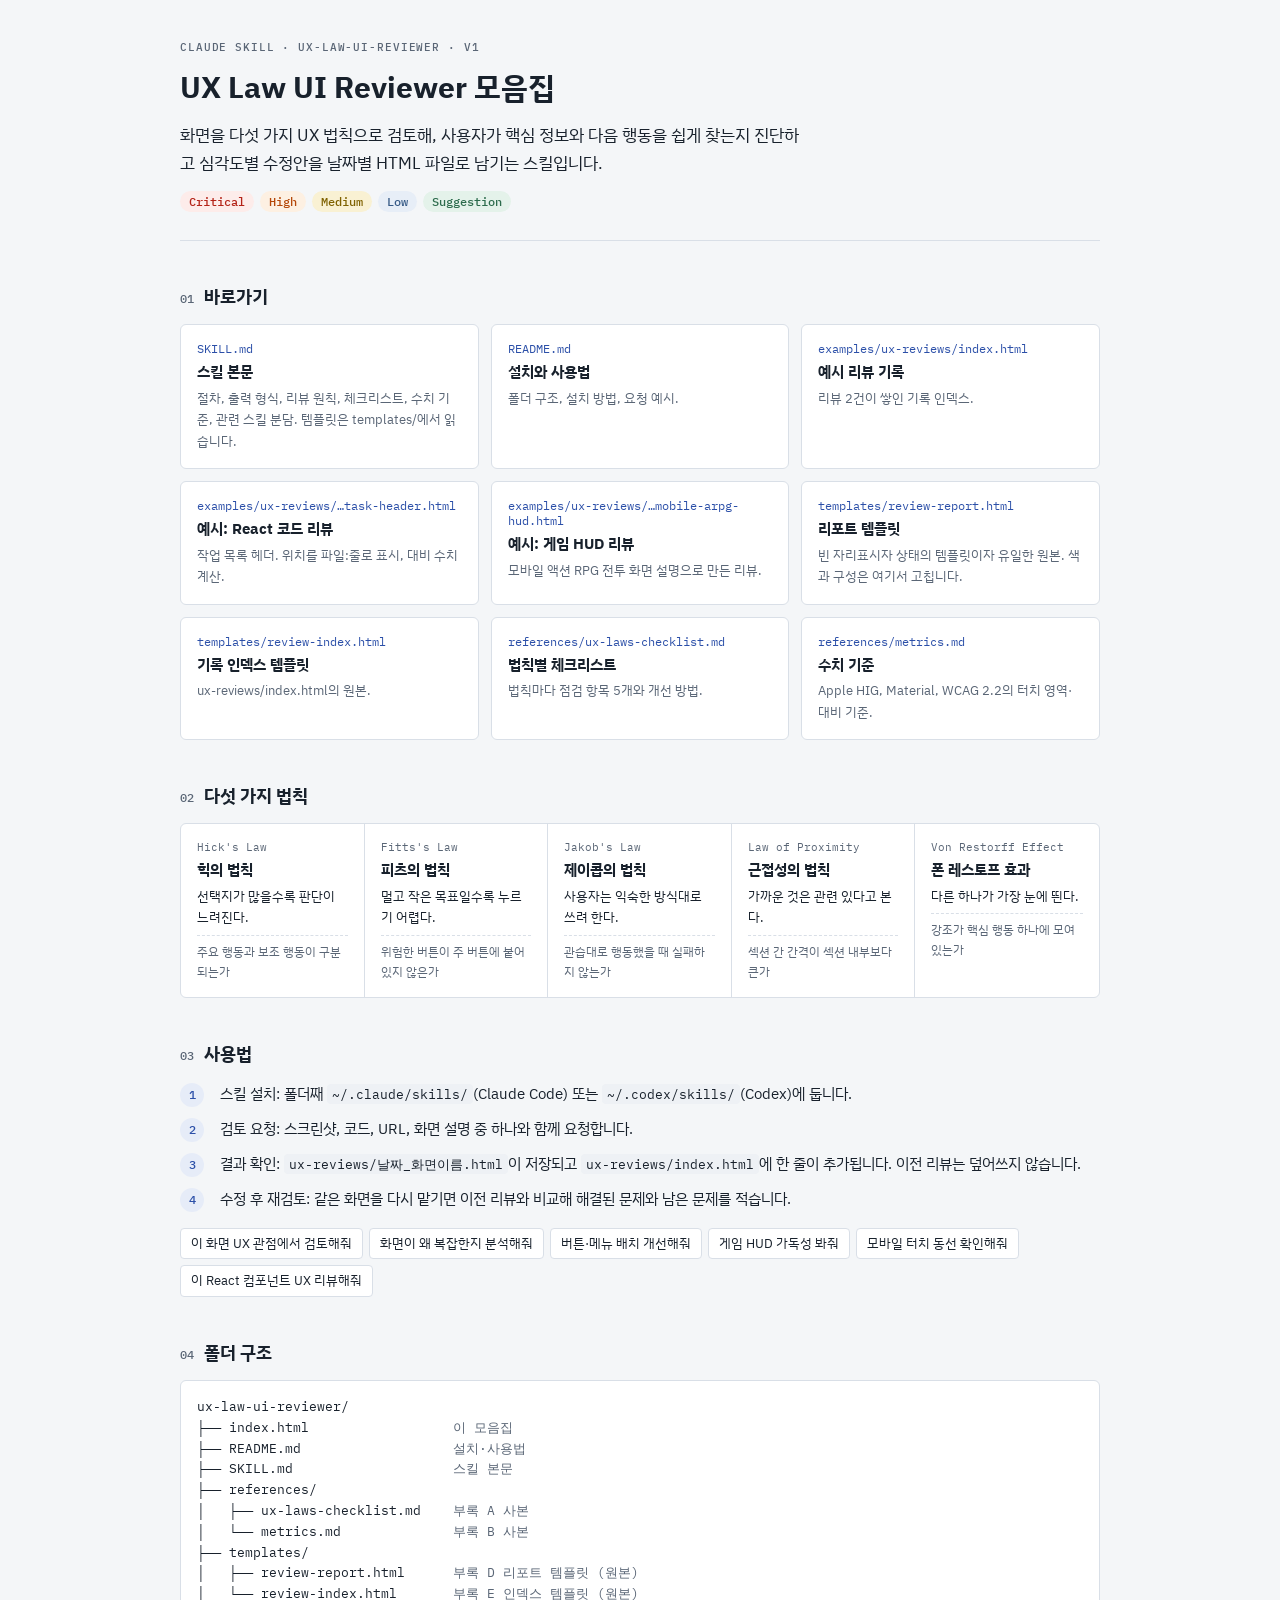
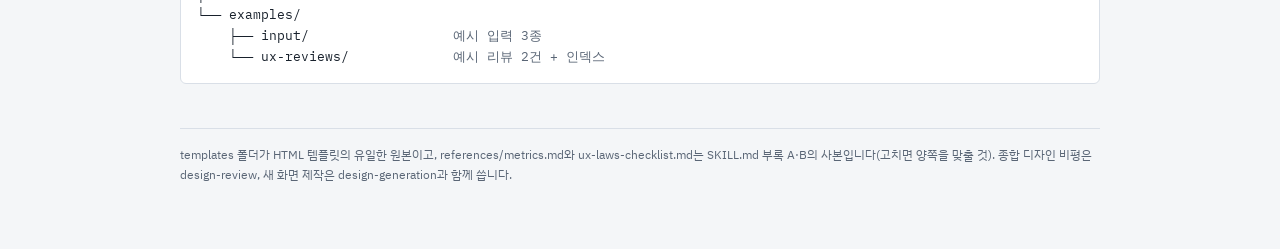
<file: plugin/skills/ux-law-ui-reviewer/index.html>
<!doctype html>
<html lang="ko">
<head>
<meta charset="utf-8">
<meta name="viewport" content="width=device-width, initial-scale=1, viewport-fit=cover">
<title>UX Law UI Reviewer 모음집</title>
<link rel="preconnect" href="https://fonts.googleapis.com">
<link rel="preconnect" href="https://fonts.gstatic.com" crossorigin>
<link rel="stylesheet" href="https://fonts.googleapis.com/css2?family=IBM+Plex+Mono:wght@400;500&family=IBM+Plex+Sans+KR:wght@400;500;700&display=swap">
<style>
/* Layout: 모음집 허브 — 소개 → 바로가기 → 다섯 법칙 → 사용법 → 폴더 구조, 960px 단일 컬럼 */
:root{
  --bg:#f4f6f8; --surface:#ffffff; --sunken:#eef1f5; --ink:#18212c; --muted:#5a6676; --line:#d9dfe7;
  --accent:#2b4fa8; --accent-soft:#e6ecf8;
  --crit:#b42318; --crit-bg:#fdecea; --high:#b54708; --high-bg:#fdf0e2; --med:#7f6200; --med-bg:#f9f1d3;
  --low:#365a86; --low-bg:#e7eef7; --sug:#2c6b4c; --sug-bg:#e4f2ea;
  --sans:"IBM Plex Sans KR",-apple-system,"Apple SD Gothic Neo","Malgun Gothic",sans-serif;
  --mono:"IBM Plex Mono",ui-monospace,"SFMono-Regular",Menlo,Consolas,monospace;
}
@media (prefers-color-scheme:dark){:root:not([data-theme="light"]){
  --bg:#11161d; --surface:#18202a; --sunken:#0d1218; --ink:#e6ebf2; --muted:#9aa6b6; --line:#2b3644;
  --accent:#8fb0ff; --accent-soft:#1d2a44;
  --crit:#ff8f84; --crit-bg:#3a1916; --high:#ffb36e; --high-bg:#382413; --med:#e6c65c; --med-bg:#302810;
  --low:#9fbde6; --low-bg:#1a2635; --sug:#86d1aa; --sug-bg:#14291e; color-scheme:dark}}
:root[data-theme="dark"]{
  --bg:#11161d; --surface:#18202a; --sunken:#0d1218; --ink:#e6ebf2; --muted:#9aa6b6; --line:#2b3644;
  --accent:#8fb0ff; --accent-soft:#1d2a44;
  --crit:#ff8f84; --crit-bg:#3a1916; --high:#ffb36e; --high-bg:#382413; --med:#e6c65c; --med-bg:#302810;
  --low:#9fbde6; --low-bg:#1a2635; --sug:#86d1aa; --sug-bg:#14291e; color-scheme:dark}
*{box-sizing:border-box}
body{margin:0;background:var(--bg);color:var(--ink);font:15px/1.65 var(--sans);-webkit-font-smoothing:antialiased}
.wrap{max-width:960px;margin:0 auto;padding-inline:20px;padding-block:40px 64px;display:grid;gap:44px}
h1,h2,h3{margin:0;line-height:1.3;text-wrap:balance}
h1{font-size:30px}
h2{font-size:18px;display:flex;align-items:baseline;gap:10px}
h2 .no{font:500 12px var(--mono);color:var(--muted)}
h3{font-size:15px}
p{margin:0}
a{color:var(--accent)}
a:focus-visible{outline:2px solid var(--accent);outline-offset:2px;border-radius:4px}
code{font-family:var(--mono);font-size:.88em;background:var(--sunken);padding:1px 5px;border-radius:4px}
section{display:grid;gap:16px;min-width:0}
.label{font:500 11px var(--mono);letter-spacing:.08em;text-transform:uppercase;color:var(--muted)}
header{display:grid;gap:14px;border-bottom:1px solid var(--line);padding-bottom:28px}
.lead{font-size:17px;max-width:62ch;color:var(--ink)}
.sevs{display:flex;flex-wrap:wrap;gap:6px}
.sev{font:500 12px var(--mono);padding:3px 9px;border-radius:999px}
.sev.c{color:var(--crit);background:var(--crit-bg)}.sev.h{color:var(--high);background:var(--high-bg)}
.sev.m{color:var(--med);background:var(--med-bg)}.sev.l{color:var(--low);background:var(--low-bg)}.sev.s{color:var(--sug);background:var(--sug-bg)}

.links{display:grid;grid-template-columns:repeat(3,minmax(0,1fr));gap:12px}
.link{display:grid;gap:6px;align-content:start;background:var(--surface);border:1px solid var(--line);border-radius:6px;padding:16px;text-decoration:none;color:var(--ink);min-width:0}
.link:hover{border-color:var(--accent)}
.link .path{font:12px var(--mono);color:var(--accent);overflow-wrap:anywhere}
.link p{font-size:13px;color:var(--muted)}

.laws{display:grid;grid-template-columns:repeat(5,minmax(0,1fr));gap:0;background:var(--surface);border:1px solid var(--line);border-radius:6px}
.law{padding:16px;display:grid;gap:6px;align-content:start;border-right:1px solid var(--line);min-width:0}
.law:last-child{border-right:0}
.law .en{font:11px var(--mono);color:var(--muted)}
.law p{font-size:13px}
.law .q{font-size:12px;color:var(--muted);border-top:1px dashed var(--line);padding-top:6px}

.steps{display:grid;gap:10px;counter-reset:s;list-style:none;padding:0;margin:0}
.steps li{display:grid;grid-template-columns:28px minmax(0,1fr);gap:12px;align-items:start}
.steps li::before{counter-increment:s;content:counter(s);font:500 12px var(--mono);width:24px;height:24px;border-radius:50%;background:var(--accent-soft);color:var(--accent);display:grid;place-items:center;margin-top:1px}
.asks{display:flex;flex-wrap:wrap;gap:6px}
.ask{font-size:13px;background:var(--surface);border:1px solid var(--line);border-radius:4px;padding:4px 10px}

pre{margin:0;background:var(--surface);border:1px solid var(--line);border-radius:6px;padding:16px;overflow-x:auto;font:13px/1.6 var(--mono)}
pre .c{color:var(--muted)}
footer{font-size:12px;color:var(--muted);border-top:1px solid var(--line);padding-top:16px}

@media (max-width:820px){.laws{grid-template-columns:minmax(0,1fr)}.law{border-right:0;border-bottom:1px solid var(--line)}.law:last-child{border-bottom:0}}
@media (max-width:640px){.wrap{padding-inline:16px;gap:36px}h1{font-size:24px}.links{grid-template-columns:minmax(0,1fr)}}
</style>
</head>
<body>
<main class="wrap">

<header>
  <span class="label">Claude Skill · ux-law-ui-reviewer · v1</span>
  <h1>UX Law UI Reviewer 모음집</h1>
  <p class="lead">화면을 다섯 가지 UX 법칙으로 검토해, 사용자가 핵심 정보와 다음 행동을 쉽게 찾는지 진단하고 심각도별 수정안을 날짜별 HTML 파일로 남기는 스킬입니다.</p>
  <div class="sevs"><span class="sev c">Critical</span><span class="sev h">High</span><span class="sev m">Medium</span><span class="sev l">Low</span><span class="sev s">Suggestion</span></div>
</header>

<section aria-labelledby="go">
  <h2 id="go"><span class="no">01</span>바로가기</h2>
  <div class="links">
    <a class="link" href="SKILL.md"><span class="path">SKILL.md</span><h3>스킬 본문</h3><p>절차, 출력 형식, 리뷰 원칙, 체크리스트, 수치 기준, 관련 스킬 분담. 템플릿은 templates/에서 읽습니다.</p></a>
    <a class="link" href="README.md"><span class="path">README.md</span><h3>설치와 사용법</h3><p>폴더 구조, 설치 방법, 요청 예시.</p></a>
    <a class="link" href="examples/ux-reviews/index.html"><span class="path">examples/ux-reviews/index.html</span><h3>예시 리뷰 기록</h3><p>리뷰 2건이 쌓인 기록 인덱스.</p></a>
    <a class="link" href="examples/ux-reviews/2026-10-04_task-header.html"><span class="path">examples/ux-reviews/…task-header.html</span><h3>예시: React 코드 리뷰</h3><p>작업 목록 헤더. 위치를 파일:줄로 표시, 대비 수치 계산.</p></a>
    <a class="link" href="examples/ux-reviews/2026-10-04_mobile-arpg-hud.html"><span class="path">examples/ux-reviews/…mobile-arpg-hud.html</span><h3>예시: 게임 HUD 리뷰</h3><p>모바일 액션 RPG 전투 화면 설명으로 만든 리뷰.</p></a>
    <a class="link" href="templates/review-report.html"><span class="path">templates/review-report.html</span><h3>리포트 템플릿</h3><p>빈 자리표시자 상태의 템플릿이자 유일한 원본. 색과 구성은 여기서 고칩니다.</p></a>
    <a class="link" href="templates/review-index.html"><span class="path">templates/review-index.html</span><h3>기록 인덱스 템플릿</h3><p>ux-reviews/index.html의 원본.</p></a>
    <a class="link" href="references/ux-laws-checklist.md"><span class="path">references/ux-laws-checklist.md</span><h3>법칙별 체크리스트</h3><p>법칙마다 점검 항목 5개와 개선 방법.</p></a>
    <a class="link" href="references/metrics.md"><span class="path">references/metrics.md</span><h3>수치 기준</h3><p>Apple HIG, Material, WCAG 2.2의 터치 영역·대비 기준.</p></a>
  </div>
</section>

<section aria-labelledby="laws">
  <h2 id="laws"><span class="no">02</span>다섯 가지 법칙</h2>
  <div class="laws">
    <div class="law"><span class="en">Hick's Law</span><h3>힉의 법칙</h3><p>선택지가 많을수록 판단이 느려진다.</p><p class="q">주요 행동과 보조 행동이 구분되는가</p></div>
    <div class="law"><span class="en">Fitts's Law</span><h3>피츠의 법칙</h3><p>멀고 작은 목표일수록 누르기 어렵다.</p><p class="q">위험한 버튼이 주 버튼에 붙어 있지 않은가</p></div>
    <div class="law"><span class="en">Jakob's Law</span><h3>제이콥의 법칙</h3><p>사용자는 익숙한 방식대로 쓰려 한다.</p><p class="q">관습대로 행동했을 때 실패하지 않는가</p></div>
    <div class="law"><span class="en">Law of Proximity</span><h3>근접성의 법칙</h3><p>가까운 것은 관련 있다고 본다.</p><p class="q">섹션 간 간격이 섹션 내부보다 큰가</p></div>
    <div class="law"><span class="en">Von Restorff Effect</span><h3>폰 레스토프 효과</h3><p>다른 하나가 가장 눈에 띈다.</p><p class="q">강조가 핵심 행동 하나에 모여 있는가</p></div>
  </div>
</section>

<section aria-labelledby="use">
  <h2 id="use"><span class="no">03</span>사용법</h2>
  <ol class="steps">
    <li><span>스킬 설치: 폴더째 <code>~/.claude/skills/</code>(Claude Code) 또는 <code>~/.codex/skills/</code>(Codex)에 둡니다.</span></li>
    <li><span>검토 요청: 스크린샷, 코드, URL, 화면 설명 중 하나와 함께 요청합니다.</span></li>
    <li><span>결과 확인: <code>ux-reviews/날짜_화면이름.html</code>이 저장되고 <code>ux-reviews/index.html</code>에 한 줄이 추가됩니다. 이전 리뷰는 덮어쓰지 않습니다.</span></li>
    <li><span>수정 후 재검토: 같은 화면을 다시 맡기면 이전 리뷰와 비교해 해결된 문제와 남은 문제를 적습니다.</span></li>
  </ol>
  <div class="asks">
    <span class="ask">이 화면 UX 관점에서 검토해줘</span>
    <span class="ask">화면이 왜 복잡한지 분석해줘</span>
    <span class="ask">버튼·메뉴 배치 개선해줘</span>
    <span class="ask">게임 HUD 가독성 봐줘</span>
    <span class="ask">모바일 터치 동선 확인해줘</span>
    <span class="ask">이 React 컴포넌트 UX 리뷰해줘</span>
  </div>
</section>

<section aria-labelledby="tree">
  <h2 id="tree"><span class="no">04</span>폴더 구조</h2>
<pre>ux-law-ui-reviewer/
├── index.html                  <span class="c">이 모음집</span>
├── README.md                   <span class="c">설치·사용법</span>
├── SKILL.md                    <span class="c">스킬 본문</span>
├── references/
│   ├── ux-laws-checklist.md    <span class="c">부록 A 사본</span>
│   └── metrics.md              <span class="c">부록 B 사본</span>
├── templates/
│   ├── review-report.html      <span class="c">부록 D 리포트 템플릿 (원본)</span>
│   └── review-index.html       <span class="c">부록 E 인덱스 템플릿 (원본)</span>
└── examples/
    ├── input/                  <span class="c">예시 입력 3종</span>
    └── ux-reviews/             <span class="c">예시 리뷰 2건 + 인덱스</span></pre>
</section>

<footer>templates 폴더가 HTML 템플릿의 유일한 원본이고, references/metrics.md와 ux-laws-checklist.md는 SKILL.md 부록 A·B의 사본입니다(고치면 양쪽을 맞출 것). 종합 디자인 비평은 design-review, 새 화면 제작은 design-generation과 함께 씁니다.</footer>

</main>
</body>
</html>
</file>
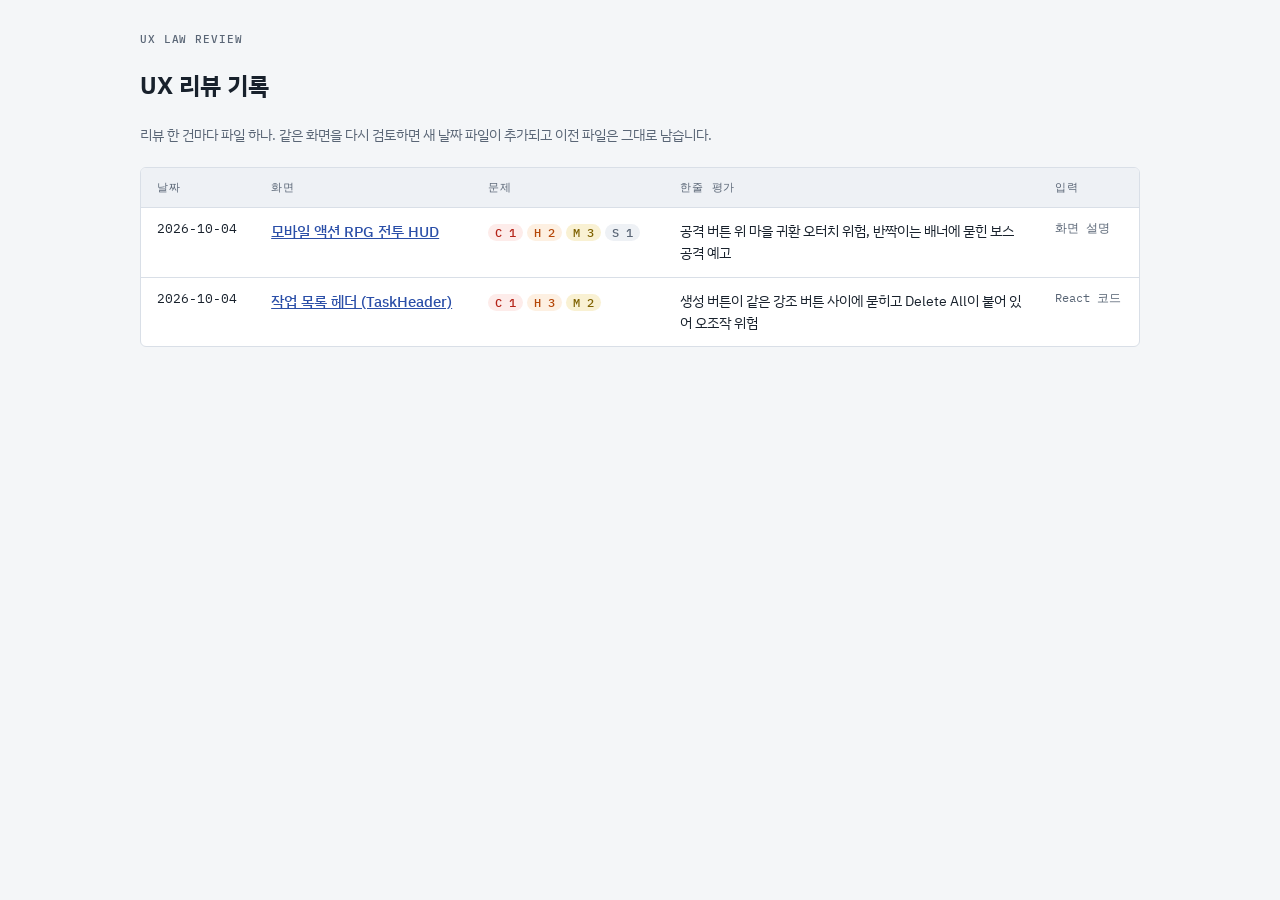
<file: plugin/skills/ux-law-ui-reviewer/examples/ux-reviews/index.html>
<!doctype html>
<html lang="ko">
<head>
<meta charset="utf-8">
<meta name="viewport" content="width=device-width, initial-scale=1, viewport-fit=cover">
<title>UX 리뷰 기록</title>
<!-- ux-law-ui-reviewer 기록 인덱스. 새 리뷰는 ROWS 주석 바로 아래에 tr 한 줄을 추가한다(최신이 위). -->
<link rel="preconnect" href="https://fonts.googleapis.com">
<link rel="preconnect" href="https://fonts.gstatic.com" crossorigin>
<link rel="stylesheet" href="https://fonts.googleapis.com/css2?family=IBM+Plex+Mono:wght@400;500&family=IBM+Plex+Sans+KR:wght@400;500;700&display=swap">
<style>
/* Layout: 날짜순 리뷰 대장 — 한 줄 = 리뷰 파일 하나 */
:root{--bg:#f4f6f8;--surface:#fff;--sunken:#eef1f5;--ink:#18212c;--muted:#5a6676;--line:#d9dfe7;--accent:#2b4fa8;
  --crit:#b42318;--crit-bg:#fdecea;--high:#b54708;--high-bg:#fdf0e2;--med:#7f6200;--med-bg:#f9f1d3;
  --sans:"IBM Plex Sans KR",-apple-system,"Apple SD Gothic Neo","Malgun Gothic",sans-serif;--mono:"IBM Plex Mono",ui-monospace,Menlo,Consolas,monospace}
@media (prefers-color-scheme:dark){:root:not([data-theme="light"]){--bg:#11161d;--surface:#18202a;--sunken:#0d1218;--ink:#e6ebf2;--muted:#9aa6b6;--line:#2b3644;--accent:#8fb0ff;
  --crit:#ff8f84;--crit-bg:#3a1916;--high:#ffb36e;--high-bg:#382413;--med:#e6c65c;--med-bg:#302810;color-scheme:dark}}
:root[data-theme="dark"]{--bg:#11161d;--surface:#18202a;--sunken:#0d1218;--ink:#e6ebf2;--muted:#9aa6b6;--line:#2b3644;--accent:#8fb0ff;
  --crit:#ff8f84;--crit-bg:#3a1916;--high:#ffb36e;--high-bg:#382413;--med:#e6c65c;--med-bg:#302810;color-scheme:dark}
*{box-sizing:border-box}
body{margin:0;background:var(--bg);color:var(--ink);font:15px/1.6 var(--sans)}
.wrap{max-width:1040px;margin:0 auto;padding-inline:20px;padding-block:32px 64px;display:grid;gap:20px}
h1{margin:0;font-size:24px}
.label{font:500 11px var(--mono);letter-spacing:.08em;text-transform:uppercase;color:var(--muted)}
p{margin:0;color:var(--muted);font-size:14px}
.table-wrap{overflow-x:auto;background:var(--surface);border:1px solid var(--line);border-radius:6px}
table{border-collapse:collapse;width:100%;min-width:720px}
th,td{text-align:left;padding:12px 16px;border-bottom:1px solid var(--line);vertical-align:top}
tbody tr:last-child td{border-bottom:0}
th{font:500 11px var(--mono);letter-spacing:.08em;text-transform:uppercase;color:var(--muted);background:var(--sunken)}
td.date{font:13px var(--mono);white-space:nowrap;font-variant-numeric:tabular-nums}
td a{color:var(--accent);font-weight:500}
td a:focus-visible{outline:2px solid var(--accent);outline-offset:2px}
.n{display:inline-block;font:500 12px var(--mono);padding:1px 7px;border-radius:999px;margin:0 4px 4px 0;white-space:nowrap}
.n.c{color:var(--crit);background:var(--crit-bg)}.n.h{color:var(--high);background:var(--high-bg)}.n.m{color:var(--med);background:var(--med-bg)}
.n:not(.c):not(.h):not(.m){color:var(--muted);background:var(--sunken)}
.verdict{font-size:14px;max-width:46ch}
.src{font:12px var(--mono);color:var(--muted)}
@media (max-width:640px){.wrap{padding-inline:16px}}
</style>
</head>
<body>
<main class="wrap">
  <span class="label">UX Law Review</span>
  <h1>UX 리뷰 기록</h1>
  <p>리뷰 한 건마다 파일 하나. 같은 화면을 다시 검토하면 새 날짜 파일이 추가되고 이전 파일은 그대로 남습니다.</p>
  <div class="table-wrap">
    <table>
      <thead><tr><th>날짜</th><th>화면</th><th>문제</th><th>한줄 평가</th><th>입력</th></tr></thead>
      <tbody>
<!-- ROWS (최신이 위) -->
<tr><td class="date">2026-10-04</td><td><a href="2026-10-04_mobile-arpg-hud.html">모바일 액션 RPG 전투 HUD</a></td><td><span class="n c">C 1</span><span class="n h">H 2</span><span class="n m">M 3</span><span class="n">S 1</span></td><td class="verdict">공격 버튼 위 마을 귀환 오터치 위험, 반짝이는 배너에 묻힌 보스 공격 예고</td><td class="src">화면 설명</td></tr>
<tr><td class="date">2026-10-04</td><td><a href="2026-10-04_task-header.html">작업 목록 헤더 (TaskHeader)</a></td><td><span class="n c">C 1</span><span class="n h">H 3</span><span class="n m">M 2</span></td><td class="verdict">생성 버튼이 같은 강조 버튼 사이에 묻히고 Delete All이 붙어 있어 오조작 위험</td><td class="src">React 코드</td></tr>
      </tbody>
    </table>
  </div>
</main>
</body>
</html>
</file>
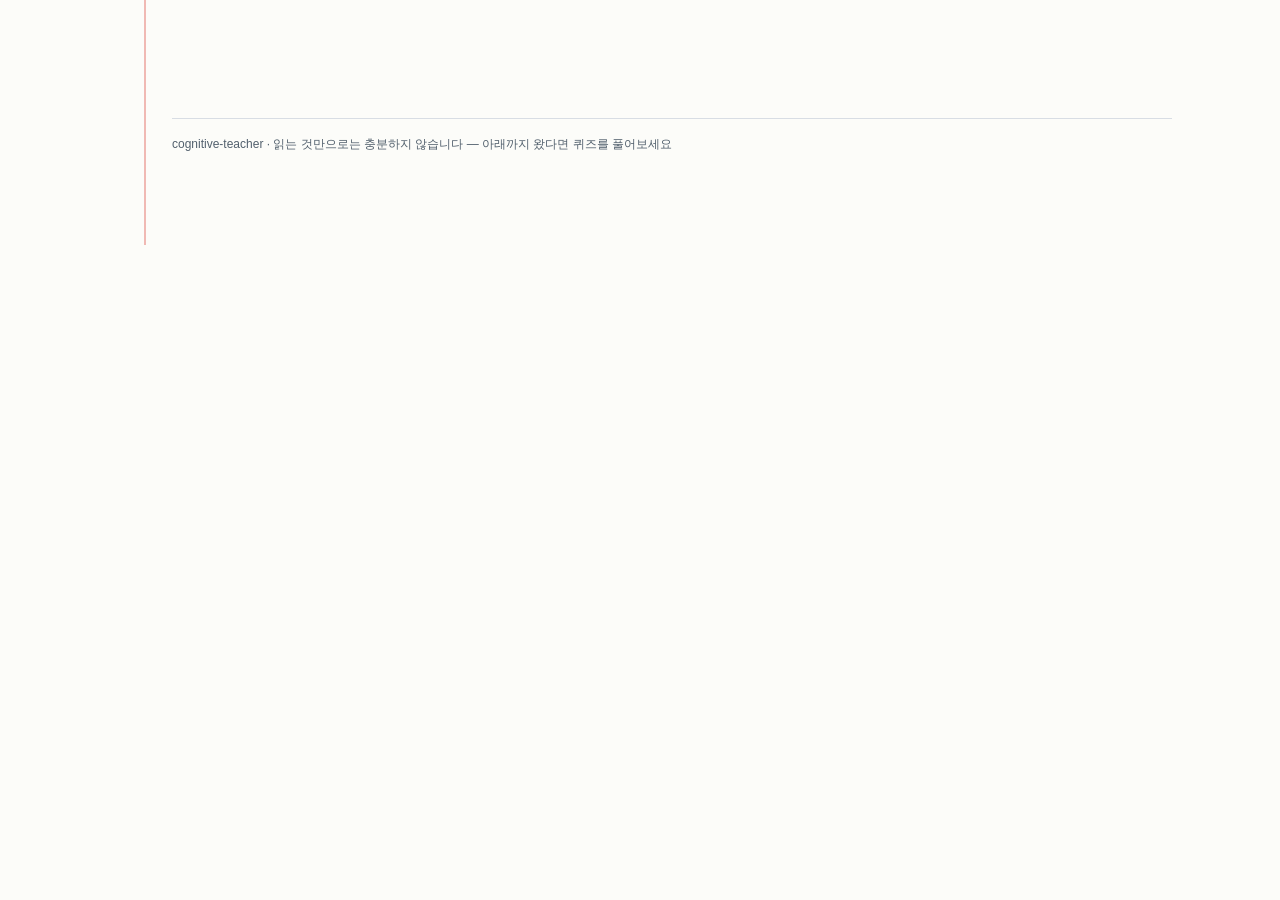
<file: plugin/skills/cognitive-teacher/template.html>
<!DOCTYPE html>
<html lang="ko">
<head>
<meta charset="UTF-8">
<meta name="viewport" content="width=device-width, initial-scale=1.0">
<title><!--CT:TITLE--></title>
<style>
  :root {
    --paper: #FCFCF9;
    --paper-shade: #F4F4ED;
    --ink: #1F2933;
    --ink-soft: #52606D;
    --red-pen: #D4372C;
    --red-pen-wash: rgba(212, 55, 44, 0.07);
    --highlighter: #FFE873;
    --blue-pen: #2456A4;
    --grid: #E3E7EE;
    --rule: #D8DDE4;
    --margin-line: #F0B9B4;
    --diff-add-bg: #EAF3E6; --diff-add-ink: #2F5E33;
    --diff-del-bg: #F7EAE8; --diff-del-ink: #8A3A31;
    --font-head: 'Noto Serif KR', 'Noto Serif CJK KR', Georgia, 'Batang', '바탕', serif;
    --font-body: 'Noto Sans KR', 'Noto Sans CJK KR', 'Malgun Gothic', '맑은 고딕', 'Apple SD Gothic Neo', sans-serif;
    --font-mono: 'Cascadia Code', Consolas, 'D2Coding', monospace;
  }
  * { box-sizing: border-box; margin: 0; padding: 0; }
  html { scroll-behavior: smooth; }
  @media (prefers-reduced-motion: reduce) {
    html { scroll-behavior: auto; }
    *, *::before, *::after { transition: none !important; animation: none !important; }
    .draw path { stroke-dasharray: none !important; stroke-dashoffset: 0 !important; }
  }
  body {
    background: var(--paper);
    color: var(--ink);
    font-family: var(--font-body);
    font-size: 16.5px;
    line-height: 1.85;
    -webkit-font-smoothing: antialiased;
  }
  :focus-visible { outline: 2px dashed var(--blue-pen); outline-offset: 3px; }

  /* ── 페이지: 노트 마진선이 있는 한 컬럼 ─────────────────── */
  .sheet {
    max-width: 1120px;
    margin: 0 auto;
    padding: 48px 28px 90px 92px;
    position: relative;
  }
  .sheet::before { /* 연습장 빨간 마진선 */
    content: '';
    position: absolute;
    top: 0; bottom: 0; left: 64px;
    width: 1.5px;
    background: var(--margin-line);
  }
  @media (max-width: 800px) {
    .sheet { padding: 32px 20px 70px 20px; }
    .sheet::before { display: none; }
    .chapter-tab { position: static !important; margin-bottom: 6px; }
  }

  /* ── 시험지 헤더 ─────────────────────────────────────── */
  .exam-header {
    border-top: 3px solid var(--ink);
    border-bottom: 1px solid var(--ink);
    position: relative;
    padding: 4px 0;
    margin-bottom: 34px;
  }
  .exam-header::before { /* 이중선 */
    content: '';
    position: absolute; left: 0; right: 0; top: 4px;
    border-top: 1px solid var(--ink);
  }
  .exam-meta {
    display: flex; flex-wrap: wrap;
    border-bottom: 1px solid var(--rule);
    font-size: 13px; color: var(--ink-soft);
    padding: 12px 2px 8px;
    gap: 4px 26px;
  }
  .exam-meta b { color: var(--ink); font-weight: 600; margin-left: 6px; }
  .exam-meta .name-blank {
    border-bottom: 1px solid var(--ink-soft);
    display: inline-block; width: 72px; margin-left: 6px;
  }
  .exam-title {
    font-family: var(--font-head);
    font-size: clamp(26px, 4.6vw, 36px);
    font-weight: 400;
    line-height: 1.4;
    letter-spacing: -0.01em;
    padding: 22px 2px 6px;
  }
  .exam-title .subtitle {
    display: block;
    font-family: var(--font-body);
    font-size: 14.5px; color: var(--ink-soft);
    margin-top: 6px; letter-spacing: 0;
  }

  /* 학습 목표 */
  .goals { list-style: none; padding: 14px 2px 16px; }
  .goals-label {
    font-size: 12.5px; font-weight: 700; color: var(--red-pen);
    letter-spacing: 0.14em; margin: 14px 2px 0;
  }
  .goals li { display: flex; align-items: baseline; gap: 10px; font-size: 15px; padding: 3px 0; }
  .goals input[type="checkbox"] {
    appearance: none; flex: none;
    width: 17px; height: 17px;
    border: 1.5px solid var(--ink-soft); border-radius: 2px;
    position: relative; top: 3px; cursor: pointer; background: #fff;
  }
  .goals input[type="checkbox"]:checked::after {
    content: '✓';
    position: absolute; left: 1px; top: -7px;
    color: var(--red-pen); font-size: 21px; font-weight: 700;
  }

  /* ── 단원(챕터) ──────────────────────────────────────── */
  section.chapter { position: relative; margin: 52px 0 0; }
  .chapter-tab {
    position: absolute; left: -43px; top: 5px;
    width: 30px; height: 30px;
    display: flex; align-items: center; justify-content: center;
    font-family: var(--font-head); font-size: 14.5px;
    color: var(--red-pen);
    border: 1.5px solid var(--red-pen); border-radius: 50%;
    background: var(--paper);
  }
  h2 {
    font-family: var(--font-head);
    font-size: 23px; font-weight: 600; line-height: 1.5;
    margin-bottom: 16px;
  }
  h2 .eyebrow {
    display: block; font-family: var(--font-body);
    font-size: 12px; font-weight: 700; letter-spacing: 0.16em;
    color: var(--ink-soft); margin-bottom: 2px;
  }
  p { margin: 0 0 16px; } /* 본문은 콘텐츠 폭 전체 사용 — 별도 캡을 두면 "공간만 넓고 텍스트는 짧게 줄바꿈" (2026-08-06 피드백) */
  p + h2 { margin-top: 44px; }

  /* 형광펜 */
  mark {
    background: linear-gradient(100deg, transparent 0.5%, var(--highlighter) 3%, var(--highlighter) 96%, transparent 99%);
    padding: 1px 4px; margin: 0 -1px;
    border-radius: 2px;
    color: inherit;
  }

  /* 접이식 배경 */
  details.bg {
    border: 1px solid var(--rule); border-radius: 6px;
    background: #fff;
    padding: 0; margin: 18px 0 22px;
  }
  details.bg summary {
    cursor: pointer; padding: 12px 16px;
    font-size: 14px; color: var(--ink-soft);
    list-style: none; user-select: none;
  }
  details.bg summary::before { content: '▸ '; color: var(--red-pen); }
  details.bg[open] summary::before { content: '▾ '; }
  details.bg .bg-body { padding: 2px 18px 14px; border-top: 1px dashed var(--rule); }
  details.bg .bg-body p { font-size: 15px; }

  /* 핵심 정리 */
  .key-box {
    background: #fff;
    border: 1px solid var(--rule);
    border-radius: 6px;
    padding: 18px 20px 14px;
    margin: 24px 0 28px;
    position: relative;
  }
  .key-box::before {
    content: '핵심 정리';
    position: absolute; top: -11px; left: 14px;
    background: var(--highlighter);
    font-size: 12px; font-weight: 700; letter-spacing: 0.1em;
    padding: 2px 10px; border-radius: 3px;
  }
  .key-box ul { padding-left: 20px; }
  .key-box li { margin: 4px 0; font-size: 15.5px; }

  /* 파란펜 사이드노트 */
  /* ── 표: 본문 폭에 맞추고 넘치면 가로 스크롤 ───────────── */
  .table-wrap { overflow-x: auto; margin: 18px 0 24px; }
  table {
    width: 100%; border-collapse: collapse;
    font-size: 14.5px; line-height: 1.6;
    margin: 18px 0 24px;
    border-top: 2px solid var(--ink); border-bottom: 1px solid var(--ink);
  }
  .table-wrap table { margin: 0; }
  th, td {
    padding: 9px 12px; text-align: left; vertical-align: top;
    border-bottom: 1px solid var(--rule);
    overflow-wrap: anywhere;
  }
  th {
    font-weight: 700; color: var(--ink);
    background: var(--paper-shade); border-bottom: 1px solid var(--ink-soft);
    white-space: nowrap;
  }
  tbody tr:nth-child(even) td { background: rgba(0,0,0,0.015); }
  td code, th code { white-space: nowrap; }
  td:first-child { white-space: nowrap; }

  .side-note {
    border-left: 2px solid var(--blue-pen);
    color: var(--blue-pen);
    font-size: 14px; line-height: 1.75;
    font-style: italic;
    padding: 4px 14px; margin: 18px 0 22px 8px;
    max-width: 720px;
  }
  .side-note::before { content: '✎ '; font-style: normal; }

  /* ── 모눈 피규어 ─────────────────────────────────────── */
  .figure {
    border: 1px solid var(--rule); border-radius: 8px;
    background:
      linear-gradient(var(--grid) 1px, transparent 1px),
      linear-gradient(90deg, var(--grid) 1px, transparent 1px),
      #fff;
    background-size: 22px 22px, 22px 22px, auto;
    padding: 24px; margin: 24px 0 30px;
  }
  .figure figcaption {
    font-size: 12.5px; color: var(--ink-soft);
    letter-spacing: 0.08em; margin-bottom: 18px;
  }
  .figure figcaption b { color: var(--red-pen); font-weight: 700; }
  .stages { display: flex; flex-wrap: wrap; gap: 8px; align-items: center; margin-bottom: 18px; }
  .stage {
    font-size: 13.5px; padding: 7px 13px;
    background: var(--paper);
    border: 1.5px solid var(--rule); border-radius: 20px;
    color: var(--ink-soft);
    transition: all .25s ease;
  }
  .stage.on {
    border-color: var(--red-pen); color: var(--red-pen);
    background: var(--red-pen-wash); font-weight: 700;
  }
  .stage-arrow { color: var(--rule); font-size: 15px; }
  .fig-state {
    font-family: var(--font-mono); font-size: 13px;
    background: var(--ink); color: #E8EDF2;
    border-radius: 6px; padding: 13px 16px;
    margin-bottom: 16px; line-height: 1.7;
    overflow-x: auto;
  }
  .fig-state .hl { color: var(--highlighter); }
  .fig-controls { display: flex; gap: 10px; align-items: center; }
  .fig-controls button {
    font-family: var(--font-body); font-size: 13.5px; font-weight: 700;
    color: var(--ink); background: #fff;
    border: 1.5px solid var(--ink); border-radius: 5px;
    padding: 7px 16px; cursor: pointer;
    box-shadow: 2px 2px 0 var(--rule);
  }
  .fig-controls button:hover { background: var(--paper-shade); }
  .fig-controls button:active { box-shadow: none; transform: translate(2px, 2px); }
  .fig-controls .step-label { font-size: 13px; color: var(--ink-soft); margin-left: 4px; }

  /* ── 코드 / diff ────────────────────────────────────── */
  .code-walk { margin: 22px 0 28px; }
  .code-file {
    font-family: var(--font-mono); font-size: 12.5px;
    color: var(--ink-soft);
    padding: 0 2px 6px;
  }
  pre.diff {
    font-family: var(--font-mono); font-size: 13.5px; line-height: 1.65;
    background: #fff;
    border: 1px solid var(--rule); border-radius: 6px;
    padding: 14px 0; overflow-x: auto;
  }
  pre.diff .ln { display: block; padding: 0 18px; white-space: pre; }
  pre.diff .hunk { color: var(--blue-pen); opacity: .75; padding: 0 18px; display: block; }
  pre.diff .add { background: var(--diff-add-bg); color: var(--diff-add-ink); }
  pre.diff .del { background: var(--diff-del-bg); color: var(--diff-del-ink); }

  /* 다이어그램 자리 */
  .diagram-flow { display: flex; flex-wrap: wrap; align-items: center; gap: 10px; padding: 8px 0 4px; }
  .diagram-node {
    font-size: 13.5px; padding: 10px 15px;
    background: #fff; border: 1.5px solid var(--ink); border-radius: 6px;
    box-shadow: 2.5px 2.5px 0 var(--grid);
  }
  .diagram-node small { display: block; color: var(--ink-soft); font-size: 11.5px; }
  .diagram-arrow { color: var(--ink-soft); font-size: 17px; }

  /* ── 확인 문제 (빨간펜 채점) ──────────────────────────── */
  .quiz-intro { font-size: 14.5px; color: var(--ink-soft); margin-bottom: 20px; }
  .question {
    background: #fff;
    border: 1px solid var(--rule); border-radius: 8px;
    padding: 20px 22px 18px; margin: 0 0 22px;
  }
  .q-text { font-weight: 700; font-size: 16px; margin-bottom: 14px; }
  .q-text .q-no { color: var(--red-pen); font-family: var(--font-head); margin-right: 8px; }
  .options { list-style: none; }
  .options li { position: relative; margin: 4px 0; }
  .opt-btn {
    font-family: var(--font-body); font-size: 15px; text-align: left;
    width: 100%; padding: 9px 14px;
    background: transparent; color: var(--ink);
    border: 1px solid transparent; border-radius: 6px;
    cursor: pointer; line-height: 1.6;
  }
  .opt-btn:hover:not(:disabled) { background: var(--paper-shade); border-color: var(--rule); }
  .opt-btn:disabled { cursor: default; color: var(--ink); opacity: 1; }
  .opt-no { font-family: var(--font-head); color: var(--ink-soft); margin-right: 9px; }

  /* 손그림 채점 마크 (SVG) */
  .mark-svg {
    position: absolute; inset: -7px -4px; width: calc(100% + 8px); height: calc(100% + 14px);
    pointer-events: none; overflow: visible;
  }
  .mark-svg path {
    fill: none; stroke: var(--red-pen);
    stroke-width: 3; stroke-linecap: round;
    opacity: 0.88;
  }
  .draw path {
    stroke-dasharray: 900; stroke-dashoffset: 900;
    animation: drawmark .5s ease-out forwards;
  }
  @keyframes drawmark { to { stroke-dashoffset: 0; } }

  .explain {
    display: none;
    margin-top: 14px; padding: 10px 14px;
    border-left: 2px solid var(--blue-pen);
    color: var(--blue-pen); font-size: 14px; line-height: 1.7;
  }
  .explain.show { display: block; }
  .explain::before { content: '해설 · '; font-weight: 700; }
  .verdict { font-size: 14px; font-weight: 700; color: var(--red-pen); margin-top: 12px; display: none; }
  .verdict.show { display: block; }

  /* 채점판 */
  .score-board {
    display: flex; align-items: center; gap: 18px;
    border-top: 3px double var(--ink);
    margin-top: 34px; padding: 18px 4px 0;
  }
  .score-num {
    font-family: var(--font-head); font-size: 34px; color: var(--red-pen);
  }
  .score-num small { font-size: 16px; color: var(--ink-soft); }
  .score-note { font-size: 13.5px; color: var(--ink-soft); line-height: 1.6; }

  footer {
    margin-top: 70px; padding-top: 14px;
    border-top: 1px solid var(--rule);
    font-size: 12px; color: var(--ink-soft);
    display: flex; justify-content: space-between; flex-wrap: wrap; gap: 6px;
  }

  /* mermaid 다이어그램 컨테이너 — 모눈 피규어와 동일 계열 */
  pre.mermaid {
    border: 1px solid var(--rule); border-radius: 8px;
    background: #fff; padding: 20px; margin: 24px 0 30px;
    text-align: center; line-height: 1.4;
  }
  noscript .js-warn {
    display: block; border: 1.5px solid var(--red-pen); border-radius: 6px;
    color: var(--red-pen); font-size: 14px; padding: 10px 14px; margin: 20px 0;
  }
</style>
</head>
<body>
<div class="sheet">
<noscript><span class="js-warn">이 문서의 퀴즈·피규어는 JavaScript가 필요합니다. 실브라우저(Chrome)에서 열어주세요.</span></noscript>
<!--CT:CONTENT-->
<footer>
  <span>cognitive-teacher · 읽는 것만으로는 충분하지 않습니다 — 아래까지 왔다면 퀴즈를 풀어보세요</span>
</footer>
</div>
<!--CT:MERMAID-->
<script>
// ── mermaid init (라이브러리가 인라인된 경우에만) ──────────────────
if (window.mermaid) {
  mermaid.initialize({
    startOnLoad: true,
    theme: 'base',
    themeVariables: {
      background: '#FCFCF9',
      primaryColor: '#FFFFFF',
      primaryTextColor: '#1F2933',
      primaryBorderColor: '#1F2933',
      lineColor: '#52606D',
      secondaryColor: '#F4F4ED',
      tertiaryColor: '#FFE873',
      fontFamily: "'Noto Sans KR','Noto Sans CJK KR','Malgun Gothic',sans-serif",
      fontSize: '14px'
    }
  });
}

// ── 퀴즈 렌더러: #quiz-data JSON → 문항 DOM + 빨간펜 채점 ─────────
(function () {
  var quizSec = document.querySelector('section[data-kind="quiz"]');
  var dataEl = document.getElementById('quiz-data');
  if (!quizSec || !dataEl) return;
  var questions;
  try { questions = JSON.parse(dataEl.textContent); } catch (e) { return; }

  var LABELS = ['㉮', '㉯', '㉰', '㉱', '㉲', '㉳'];
  var CIRCLE = 'M 24 26 C 20 8, 150 2, 240 7 C 305 11, 310 38, 250 45 C 170 53, 30 50, 20 32 C 13 18, 90 6, 170 6';
  var CROSS_A = 'M 30 6 L 290 46';
  var CROSS_B = 'M 290 8 L 30 44';
  var SVGNS = 'http://www.w3.org/2000/svg';

  var firstTryCorrect = 0;
  var scoreNum = null;

  function drawMark(li, paths) {
    var svg = document.createElementNS(SVGNS, 'svg');
    svg.setAttribute('class', 'mark-svg draw');
    svg.setAttribute('viewBox', '0 0 320 52');
    svg.setAttribute('preserveAspectRatio', 'none');
    svg.setAttribute('aria-hidden', 'true');
    paths.forEach(function (d) {
      var p = document.createElementNS(SVGNS, 'path');
      p.setAttribute('d', d);
      svg.appendChild(p);
    });
    li.appendChild(svg);
  }

  function updateScore() {
    if (scoreNum) scoreNum.innerHTML = firstTryCorrect + '<small> / ' + questions.length + '</small>';
  }

  questions.forEach(function (q, qi) {
    var box = document.createElement('div');
    box.className = 'question';
    var qt = document.createElement('div');
    qt.className = 'q-text';
    var qno = document.createElement('span');
    qno.className = 'q-no';
    qno.textContent = '문제 ' + (qi + 1) + '.';
    qt.appendChild(qno);
    qt.appendChild(document.createTextNode(q.question));
    box.appendChild(qt);

    var ul = document.createElement('ul');
    ul.className = 'options';
    var verdict = document.createElement('div');
    verdict.className = 'verdict';
    var explain = document.createElement('div');
    explain.className = 'explain';
    explain.textContent = q.explanation;

    var solved = false;
    var attempted = false;
    var buttons = [];

    q.options.forEach(function (opt, oi) {
      var li = document.createElement('li');
      var btn = document.createElement('button');
      btn.className = 'opt-btn';
      btn.type = 'button';
      var no = document.createElement('span');
      no.className = 'opt-no';
      no.textContent = LABELS[oi] || String(oi + 1) + ')';
      btn.appendChild(no);
      btn.appendChild(document.createTextNode(opt));
      btn.addEventListener('click', function () {
        if (solved) return;
        if (oi === q.answerIndex) {
          solved = true;
          if (!attempted) firstTryCorrect += 1;
          drawMark(li, [CIRCLE]);
          verdict.textContent = '참 잘했어요 — 정답입니다.';
          verdict.classList.add('show');
          explain.classList.add('show');
          buttons.forEach(function (b) { b.disabled = true; });
          updateScore();
        } else {
          attempted = true;
          drawMark(li, [CROSS_A, CROSS_B]);
          btn.disabled = true;
          verdict.textContent = '다시 생각해 보세요.';
          verdict.classList.add('show');
        }
      });
      li.appendChild(btn);
      ul.appendChild(li);
      buttons.push(btn);
    });

    box.appendChild(ul);
    box.appendChild(verdict);
    box.appendChild(explain);
    quizSec.appendChild(box);
  });

  // 채점판 — 첫 시도 정답만 점수로 (오답 후 재시도는 점수 제외)
  var board = document.createElement('div');
  board.className = 'score-board';
  scoreNum = document.createElement('div');
  scoreNum.className = 'score-num';
  var note = document.createElement('div');
  note.className = 'score-note';
  note.textContent = '점수는 첫 시도 기준입니다. 아쉬운 문항은 해당 단원을 다시 읽어보세요 — 더 깊은 질문은 채팅으로.';
  board.appendChild(scoreNum);
  board.appendChild(note);
  quizSec.appendChild(board);
  updateScore();
})();
</script>
</body>
</html>
</file>
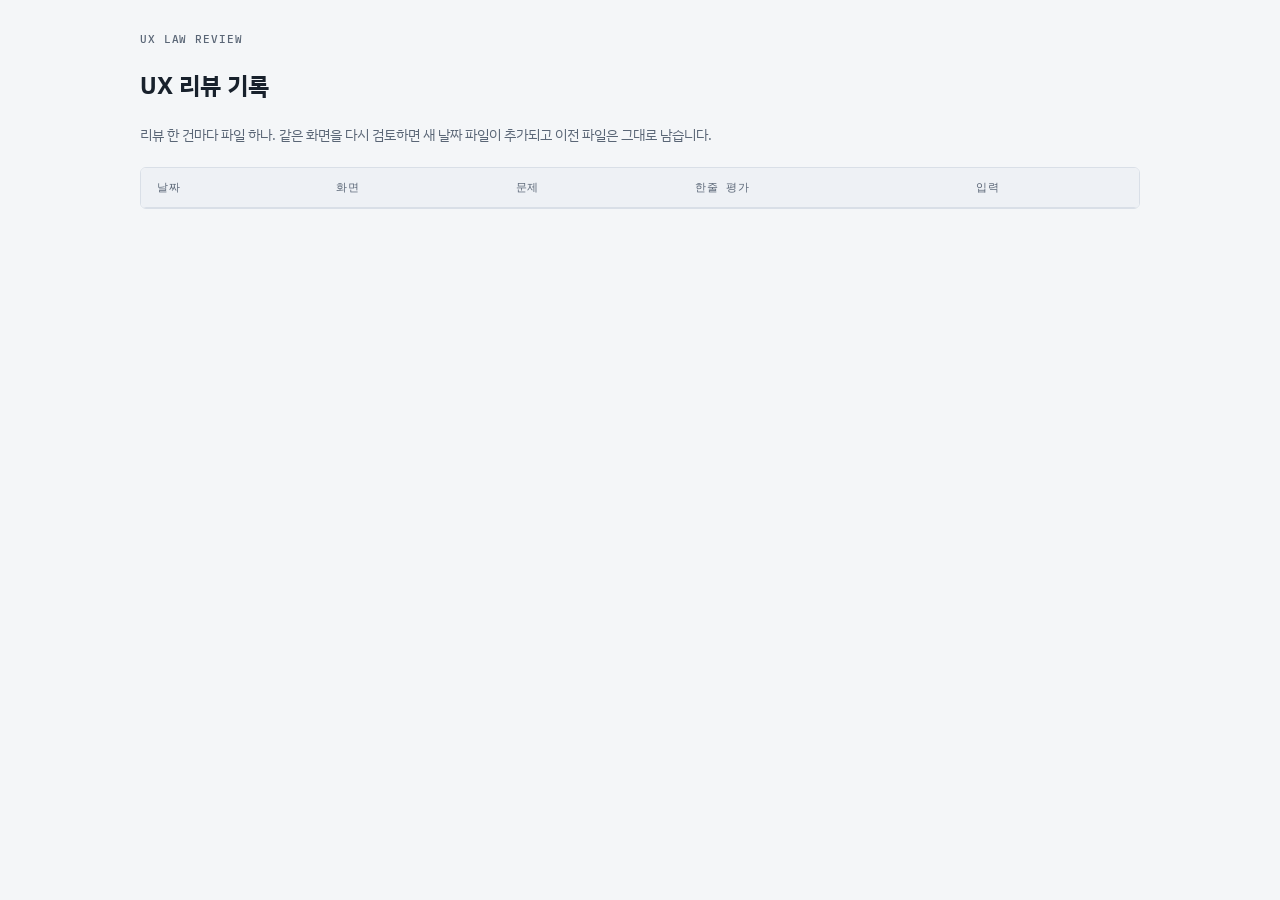
<file: plugin/skills/ux-law-ui-reviewer/templates/review-index.html>
<!doctype html>
<html lang="ko">
<head>
<meta charset="utf-8">
<meta name="viewport" content="width=device-width, initial-scale=1, viewport-fit=cover">
<title>UX 리뷰 기록</title>
<!-- ux-law-ui-reviewer 기록 인덱스. 새 리뷰는 ROWS 주석 바로 아래에 tr 한 줄을 추가한다(최신이 위). -->
<link rel="preconnect" href="https://fonts.googleapis.com">
<link rel="preconnect" href="https://fonts.gstatic.com" crossorigin>
<link rel="stylesheet" href="https://fonts.googleapis.com/css2?family=IBM+Plex+Mono:wght@400;500&family=IBM+Plex+Sans+KR:wght@400;500;700&display=swap">
<style>
/* Layout: 날짜순 리뷰 대장 — 한 줄 = 리뷰 파일 하나 */
:root{--bg:#f4f6f8;--surface:#fff;--sunken:#eef1f5;--ink:#18212c;--muted:#5a6676;--line:#d9dfe7;--accent:#2b4fa8;
  --crit:#b42318;--crit-bg:#fdecea;--high:#b54708;--high-bg:#fdf0e2;--med:#7f6200;--med-bg:#f9f1d3;
  --sans:"IBM Plex Sans KR",-apple-system,"Apple SD Gothic Neo","Malgun Gothic",sans-serif;--mono:"IBM Plex Mono",ui-monospace,Menlo,Consolas,monospace}
@media (prefers-color-scheme:dark){:root:not([data-theme="light"]){--bg:#11161d;--surface:#18202a;--sunken:#0d1218;--ink:#e6ebf2;--muted:#9aa6b6;--line:#2b3644;--accent:#8fb0ff;
  --crit:#ff8f84;--crit-bg:#3a1916;--high:#ffb36e;--high-bg:#382413;--med:#e6c65c;--med-bg:#302810;color-scheme:dark}}
:root[data-theme="dark"]{--bg:#11161d;--surface:#18202a;--sunken:#0d1218;--ink:#e6ebf2;--muted:#9aa6b6;--line:#2b3644;--accent:#8fb0ff;
  --crit:#ff8f84;--crit-bg:#3a1916;--high:#ffb36e;--high-bg:#382413;--med:#e6c65c;--med-bg:#302810;color-scheme:dark}
*{box-sizing:border-box}
body{margin:0;background:var(--bg);color:var(--ink);font:15px/1.6 var(--sans)}
.wrap{max-width:1040px;margin:0 auto;padding-inline:20px;padding-block:32px 64px;display:grid;gap:20px}
h1{margin:0;font-size:24px}
.label{font:500 11px var(--mono);letter-spacing:.08em;text-transform:uppercase;color:var(--muted)}
p{margin:0;color:var(--muted);font-size:14px}
.table-wrap{overflow-x:auto;background:var(--surface);border:1px solid var(--line);border-radius:6px}
table{border-collapse:collapse;width:100%;min-width:720px}
th,td{text-align:left;padding:12px 16px;border-bottom:1px solid var(--line);vertical-align:top}
tbody tr:last-child td{border-bottom:0}
th{font:500 11px var(--mono);letter-spacing:.08em;text-transform:uppercase;color:var(--muted);background:var(--sunken)}
td.date{font:13px var(--mono);white-space:nowrap;font-variant-numeric:tabular-nums}
td a{color:var(--accent);font-weight:500}
td a:focus-visible{outline:2px solid var(--accent);outline-offset:2px}
.n{display:inline-block;font:500 12px var(--mono);padding:1px 7px;border-radius:999px;margin:0 4px 4px 0;white-space:nowrap}
.n.c{color:var(--crit);background:var(--crit-bg)}.n.h{color:var(--high);background:var(--high-bg)}.n.m{color:var(--med);background:var(--med-bg)}
.n:not(.c):not(.h):not(.m){color:var(--muted);background:var(--sunken)}
.verdict{font-size:14px;max-width:46ch}
.src{font:12px var(--mono);color:var(--muted)}
@media (max-width:640px){.wrap{padding-inline:16px}}
</style>
</head>
<body>
<main class="wrap">
  <span class="label">UX Law Review</span>
  <h1>UX 리뷰 기록</h1>
  <p>리뷰 한 건마다 파일 하나. 같은 화면을 다시 검토하면 새 날짜 파일이 추가되고 이전 파일은 그대로 남습니다.</p>
  <div class="table-wrap">
    <table>
      <thead><tr><th>날짜</th><th>화면</th><th>문제</th><th>한줄 평가</th><th>입력</th></tr></thead>
      <tbody>
<!-- ROWS (최신이 위) -->
<!-- 행 형식: <tr><td class="date">YYYY-MM-DD</td><td><a href="파일명.html">화면명</a></td><td><span class="n c">C 개수</span><span class="n h">H 개수</span><span class="n m">M 개수</span></td><td class="verdict">한줄 평가 요약</td><td class="src">입력 유형</td></tr>  (0개인 심각도 span은 생략. Low·Suggestion은 색 없는 <span class="n">L 개수</span> <span class="n">S 개수</span>로 붙인다) -->
      </tbody>
    </table>
  </div>
</main>
</body>
</html>
</file>
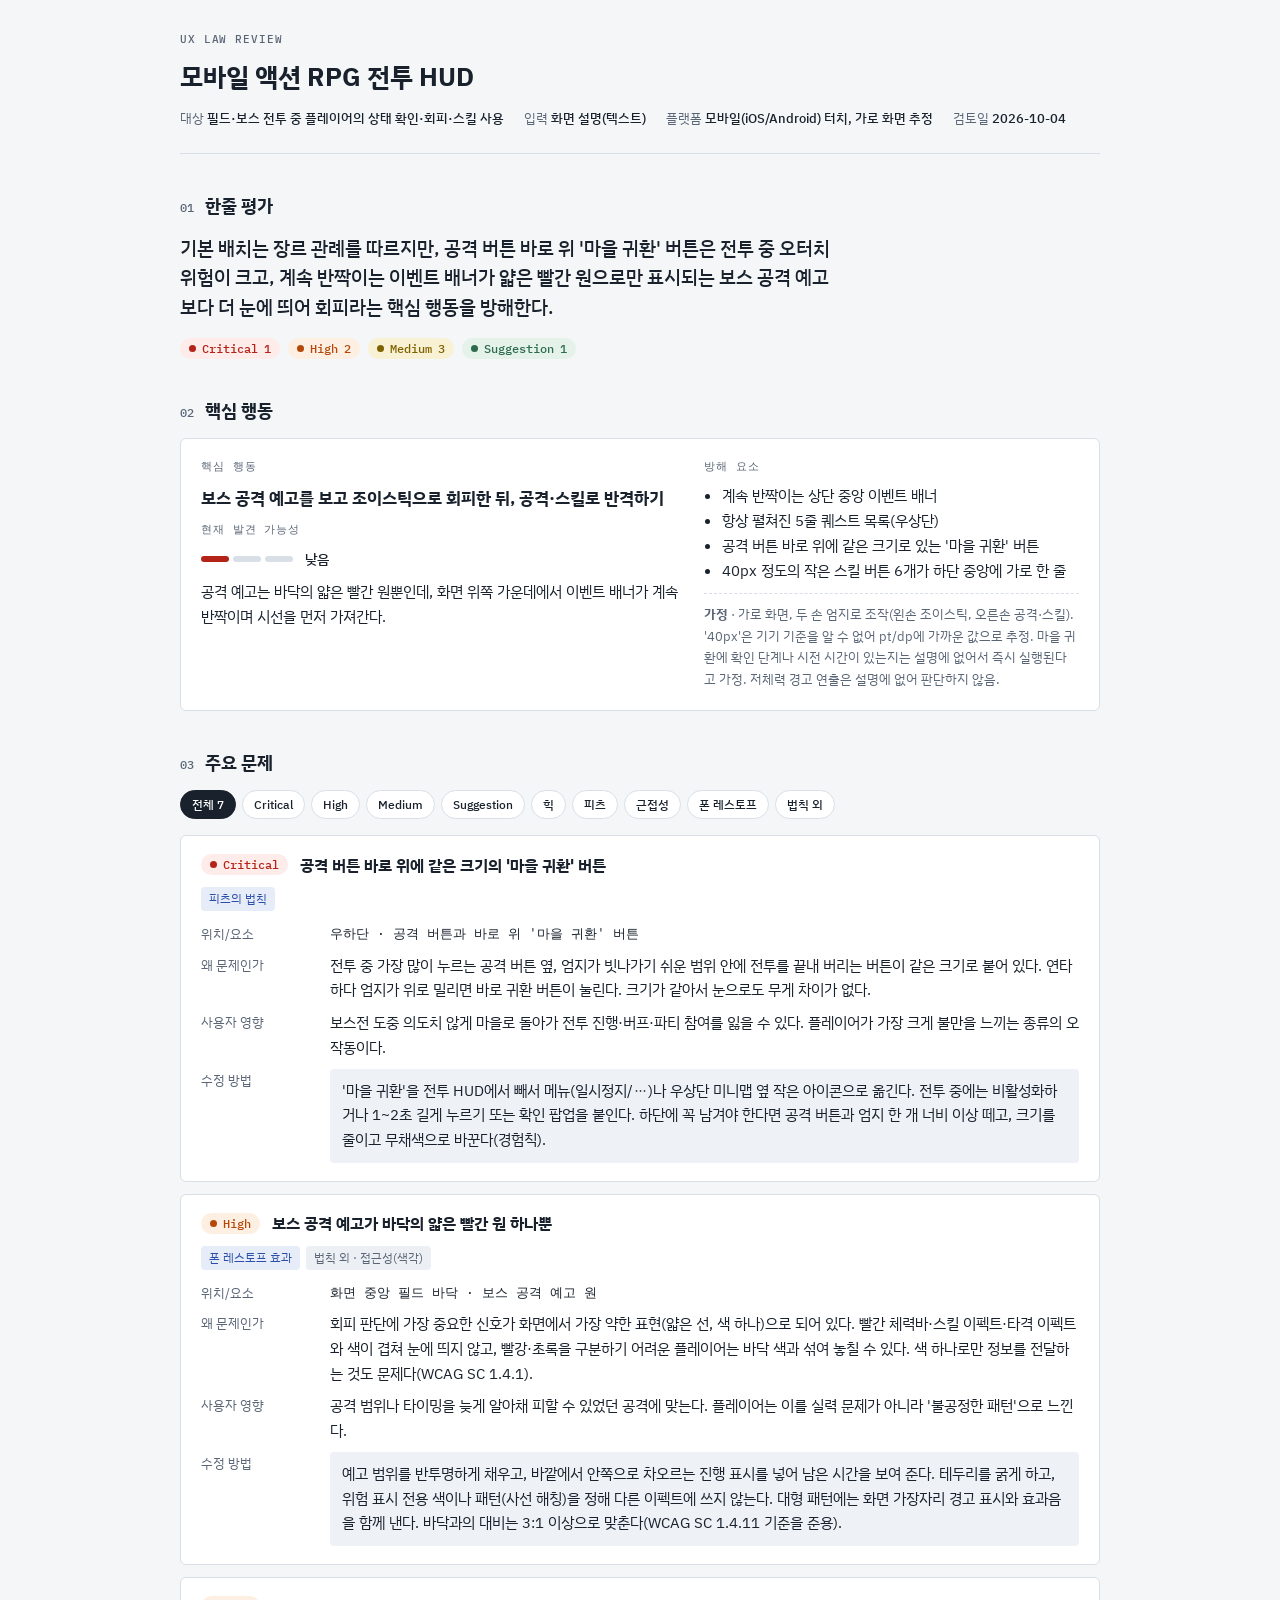
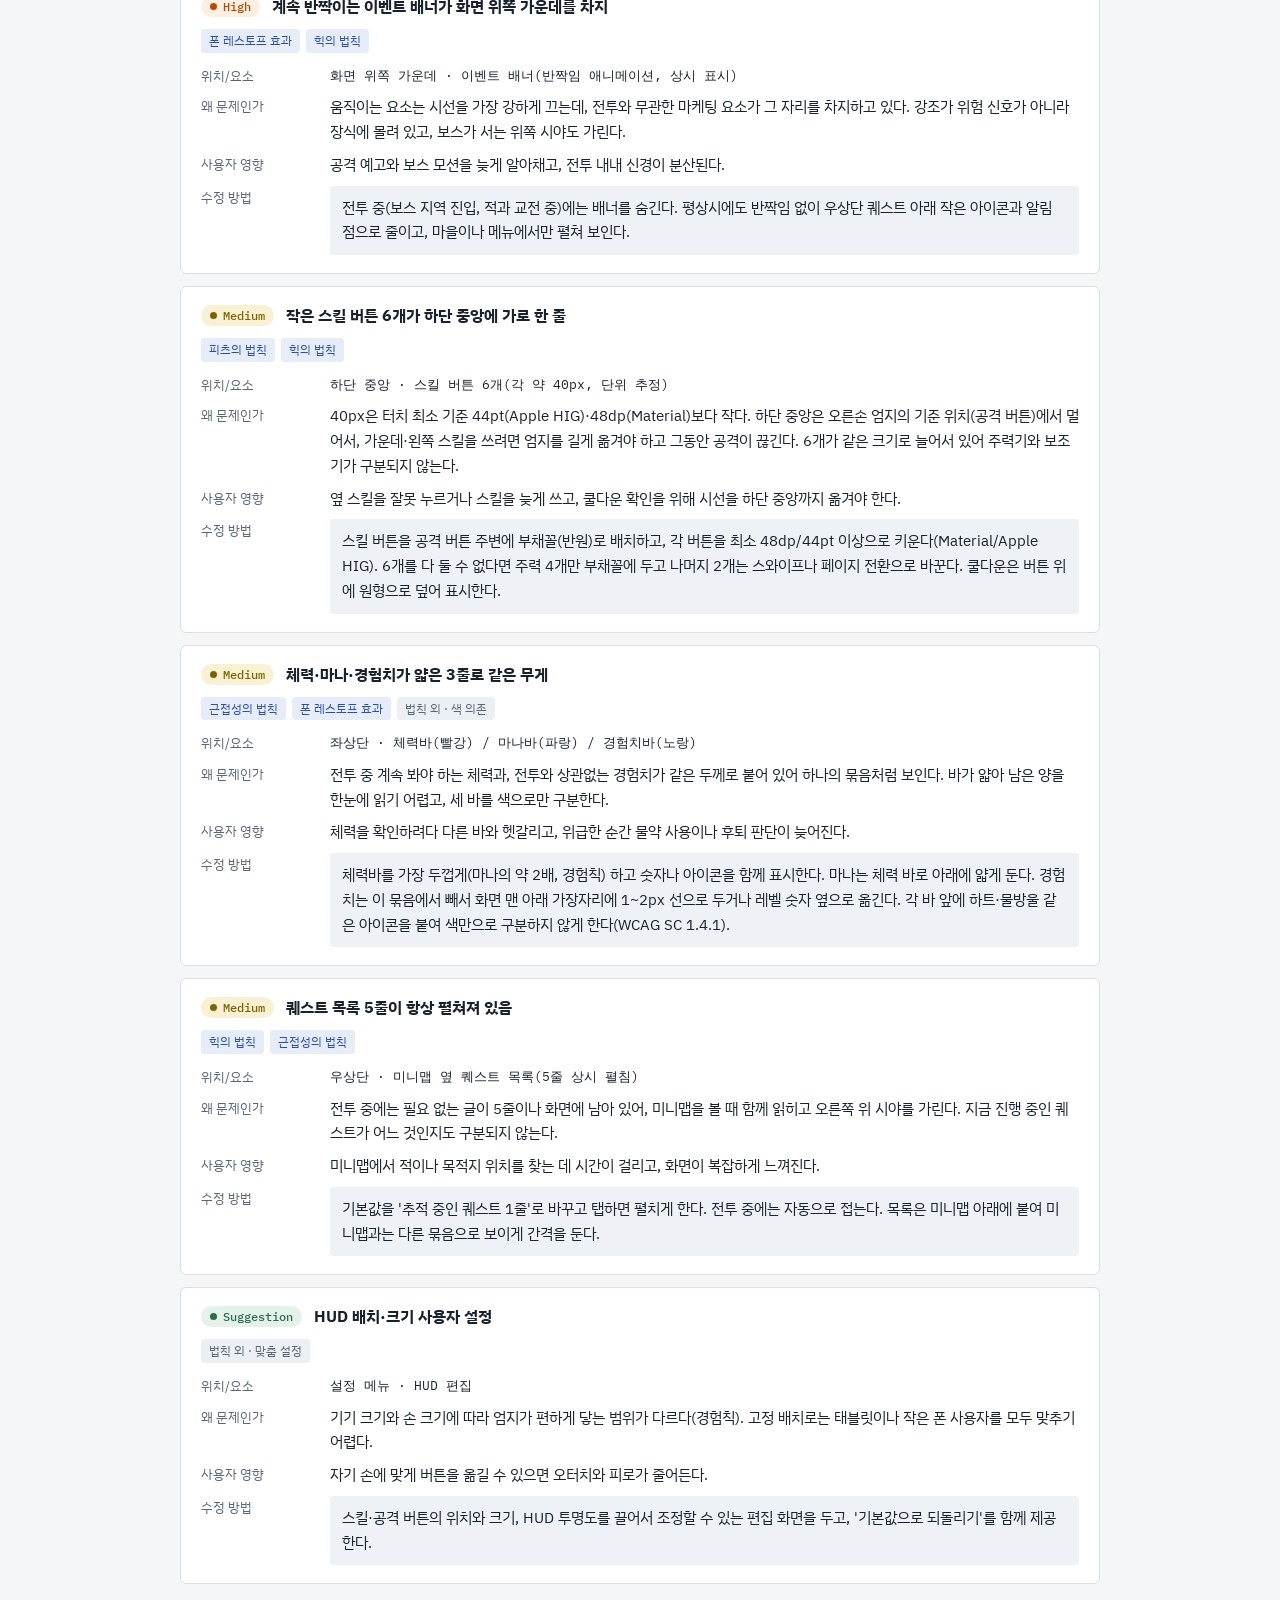
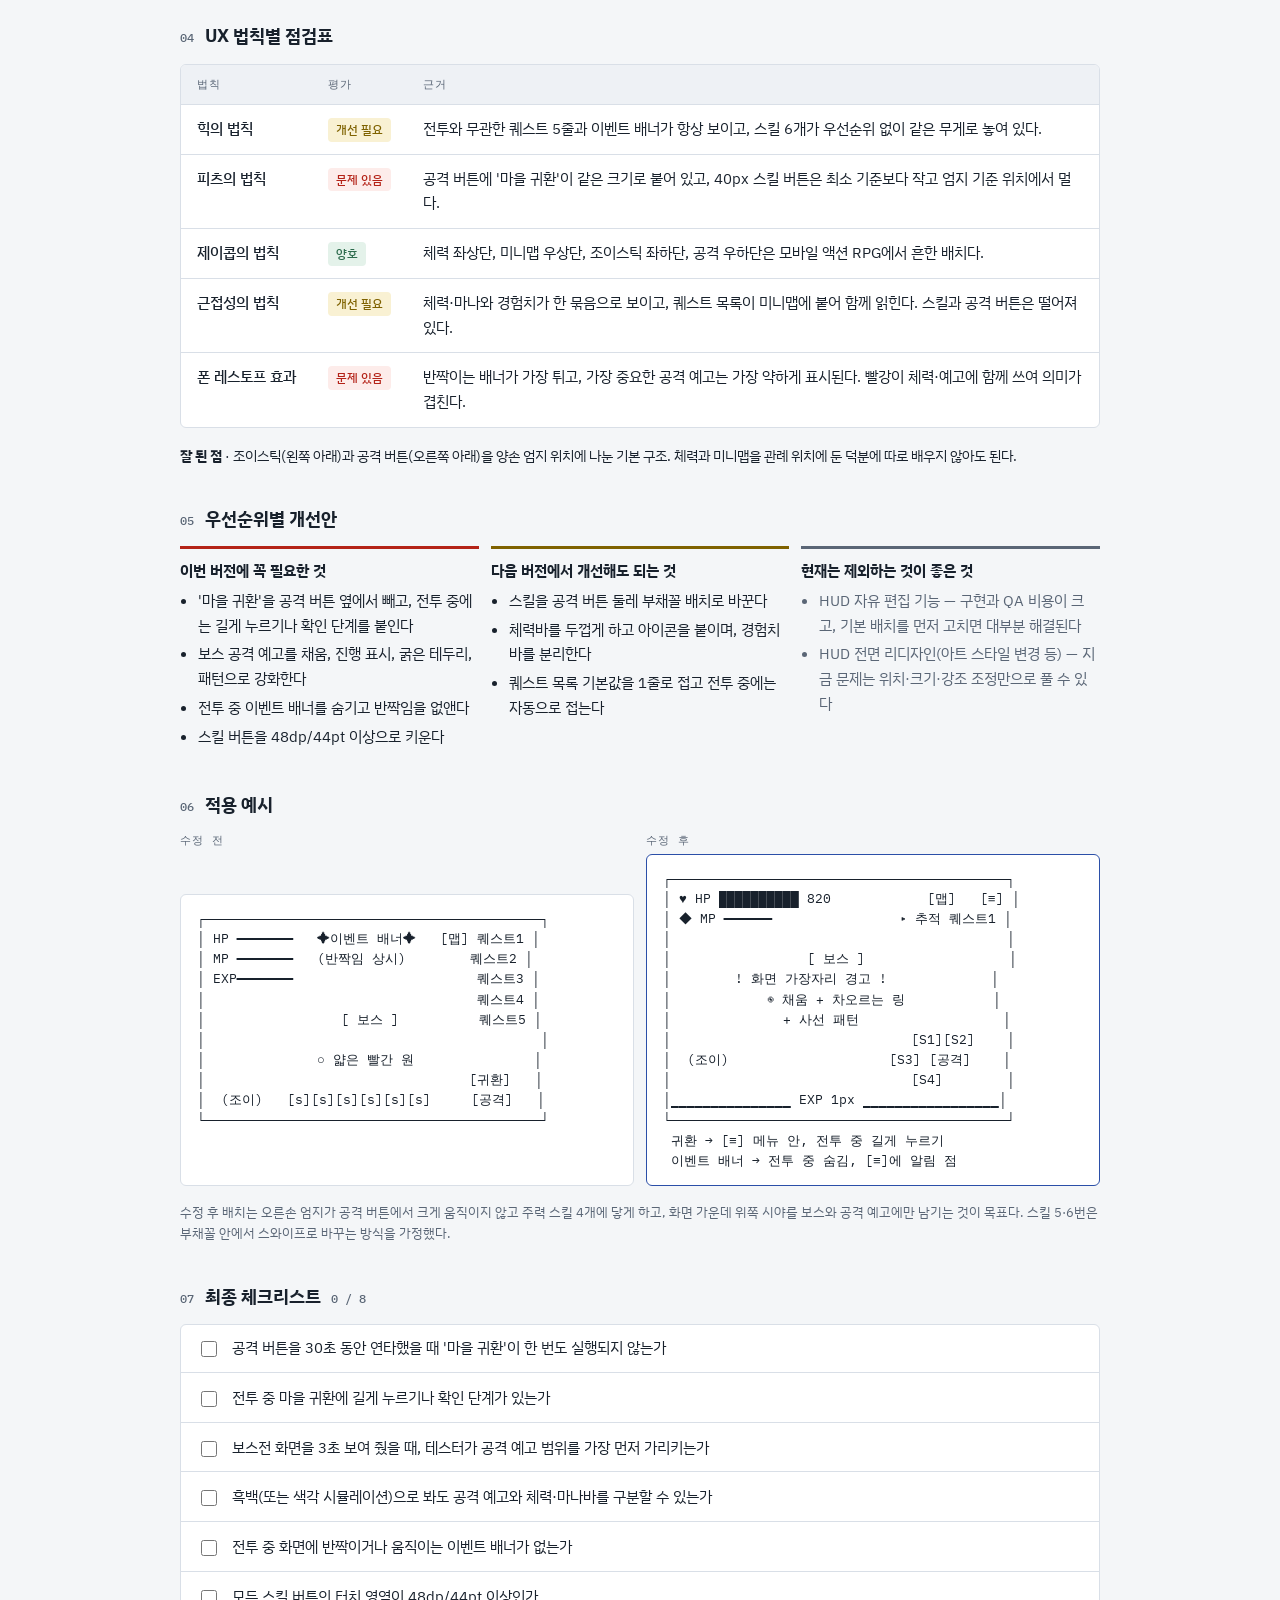
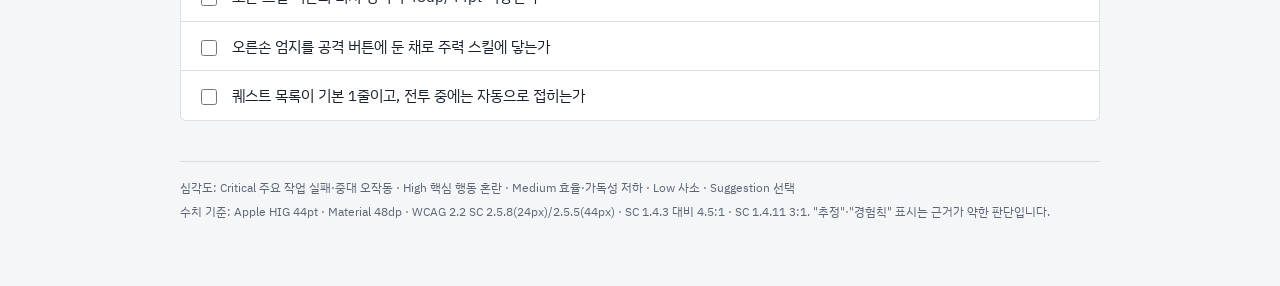
<file: plugin/skills/ux-law-ui-reviewer/examples/ux-reviews/2026-10-04_mobile-arpg-hud.html>
<!doctype html>
<html lang="ko">
<head>
<meta charset="utf-8">
<meta name="viewport" content="width=device-width, initial-scale=1, viewport-fit=cover">
<title>모바일 액션 RPG HUD UX 리뷰</title>
<!-- ux-law-ui-reviewer v1 · 2026-10-04 · 모바일 액션 RPG 전투 HUD -->
<link rel="preconnect" href="https://fonts.googleapis.com">
<link rel="preconnect" href="https://fonts.gstatic.com" crossorigin>
<link rel="stylesheet" href="https://fonts.googleapis.com/css2?family=IBM+Plex+Mono:wght@400;500&family=IBM+Plex+Sans+KR:wght@400;500;700&display=swap">
<style>
/* Layout: 리뷰 시트 — 요약 밴드 → 문제 카드 목록 → 점검표·우선순위 → 예시 → 체크리스트, 960px 단일 컬럼 */
:root{
  --bg:#f4f6f8; --surface:#ffffff; --sunken:#eef1f5; --ink:#18212c; --muted:#5a6676; --line:#d9dfe7;
  --accent:#2b4fa8; --accent-soft:#e6ecf8;
  --crit:#b42318; --crit-bg:#fdecea; --high:#b54708; --high-bg:#fdf0e2;
  --med:#7f6200; --med-bg:#f9f1d3; --low:#365a86; --low-bg:#e7eef7; --sug:#2c6b4c; --sug-bg:#e4f2ea;
  --na:#5a6676; --na-bg:#eceff3;
  --add:#1f6b3f; --add-bg:#e3f3e8; --del:#a12a1f; --del-bg:#fbe9e7;
  --sans:"IBM Plex Sans KR",-apple-system,"Apple SD Gothic Neo","Malgun Gothic",sans-serif;
  --mono:"IBM Plex Mono",ui-monospace,"SFMono-Regular",Menlo,Consolas,monospace;
  --r:6px;
}
@media (prefers-color-scheme:dark){:root:not([data-theme="light"]){
  --bg:#11161d; --surface:#18202a; --sunken:#0d1218; --ink:#e6ebf2; --muted:#9aa6b6; --line:#2b3644;
  --accent:#8fb0ff; --accent-soft:#1d2a44;
  --crit:#ff8f84; --crit-bg:#3a1916; --high:#ffb36e; --high-bg:#382413; --med:#e6c65c; --med-bg:#302810;
  --low:#9fbde6; --low-bg:#1a2635; --sug:#86d1aa; --sug-bg:#14291e; --na:#9aa6b6; --na-bg:#222b37;
  --add:#86d1aa; --add-bg:#14291e; --del:#ff8f84; --del-bg:#3a1916; color-scheme:dark}}
:root[data-theme="dark"]{
  --bg:#11161d; --surface:#18202a; --sunken:#0d1218; --ink:#e6ebf2; --muted:#9aa6b6; --line:#2b3644;
  --accent:#8fb0ff; --accent-soft:#1d2a44;
  --crit:#ff8f84; --crit-bg:#3a1916; --high:#ffb36e; --high-bg:#382413; --med:#e6c65c; --med-bg:#302810;
  --low:#9fbde6; --low-bg:#1a2635; --sug:#86d1aa; --sug-bg:#14291e; --na:#9aa6b6; --na-bg:#222b37;
  --add:#86d1aa; --add-bg:#14291e; --del:#ff8f84; --del-bg:#3a1916; color-scheme:dark}

*{box-sizing:border-box}
body{margin:0;background:var(--bg);color:var(--ink);font:15px/1.65 var(--sans);-webkit-font-smoothing:antialiased}
.wrap{max-width:960px;margin:0 auto;padding-inline:20px;padding-block:32px 64px;display:grid;gap:40px}
h1,h2,h3{margin:0;line-height:1.3;text-wrap:balance}
h1{font-size:26px;font-weight:700}
h2{font-size:18px;font-weight:700;display:flex;align-items:baseline;gap:10px}
h2 .no{font:500 12px var(--mono);color:var(--muted);letter-spacing:.04em}
h3{font-size:16px;font-weight:700}
p{margin:0}
ul{margin:0;padding-left:1.2em}
code,.mono{font-family:var(--mono);font-size:.88em}
code{background:var(--sunken);padding:1px 5px;border-radius:4px;overflow-wrap:anywhere}
section{display:grid;gap:16px;min-width:0}
.label{font:500 11px var(--mono);letter-spacing:.08em;text-transform:uppercase;color:var(--muted)}

/* 헤더 */
header{display:grid;gap:14px;border-bottom:1px solid var(--line);padding-bottom:24px}
.meta{display:flex;flex-wrap:wrap;gap:6px 20px;font-size:13px;color:var(--muted)}
.meta b{font-weight:500;color:var(--ink)}

/* 요약 밴드 */
.verdict{font-size:19px;line-height:1.55;font-weight:500;max-width:60ch}
.counts{display:flex;flex-wrap:wrap;gap:8px}
.sev{display:inline-flex;align-items:center;gap:6px;font:500 12px var(--mono);padding:3px 9px;border-radius:999px;white-space:nowrap}
.sev::before{content:"";width:7px;height:7px;border-radius:50%;background:currentColor}
.sev.critical{color:var(--crit);background:var(--crit-bg)} .sev.high{color:var(--high);background:var(--high-bg)}
.sev.medium{color:var(--med);background:var(--med-bg)} .sev.low{color:var(--low);background:var(--low-bg)}
.sev.suggestion{color:var(--sug);background:var(--sug-bg)}
.sev .n{font-variant-numeric:tabular-nums}

.action{display:grid;grid-template-columns:minmax(0,1.3fr) minmax(0,1fr);gap:16px;background:var(--surface);border:1px solid var(--line);border-radius:var(--r);padding:20px}
.action > div{display:grid;gap:10px;align-content:start;min-width:0}
.action .task{font-size:17px;font-weight:700}
.meter{display:flex;gap:4px;align-items:center}
.meter i{width:28px;height:6px;border-radius:3px;background:var(--line)}
.meter[data-level="low"] i:nth-child(1){background:var(--crit)}
.meter[data-level="mid"] i:nth-child(-n+2){background:var(--med)}
.meter[data-level="high"] i{background:var(--sug)}
.meter span{margin-left:8px;font-weight:500;font-size:14px}
.assume{font-size:13px;color:var(--muted);border-top:1px dashed var(--line);padding-top:10px}

/* 필터 */
.filters{display:flex;flex-wrap:wrap;gap:6px;align-items:center}
.chip{font:500 12px var(--sans);border:1px solid var(--line);background:var(--surface);color:var(--ink);padding:5px 11px;border-radius:999px;cursor:pointer}
.chip[aria-pressed="true"]{background:var(--ink);color:var(--surface);border-color:var(--ink)}
.chip:focus-visible,.check input:focus-visible{outline:2px solid var(--accent);outline-offset:2px}

/* 문제 카드 */
.issues{display:grid;gap:12px}
.issue{background:var(--surface);border:1px solid var(--line);border-radius:var(--r);padding:18px 20px;display:grid;gap:12px;min-width:0}
.issue-head{display:flex;flex-wrap:wrap;align-items:center;gap:8px 12px}
.issue-head h3{flex:1 1 280px}
.laws{display:flex;flex-wrap:wrap;gap:6px}
.law{font-size:12px;color:var(--accent);background:var(--accent-soft);padding:2px 8px;border-radius:4px}
.law.other{color:var(--muted);background:var(--na-bg)}
.issue dl{margin:0;display:grid;grid-template-columns:7.5em minmax(0,1fr);gap:8px 16px}
.issue dt{font-size:13px;color:var(--muted);padding-top:1px}
.issue dd{margin:0;min-width:0}
.issue dd.where{font-family:var(--mono);font-size:13px;overflow-wrap:anywhere}
.issue dd.fix{background:var(--sunken);border-radius:4px;padding:10px 12px}

/* 점검표 */
.table-wrap{overflow-x:auto;background:var(--surface);border:1px solid var(--line);border-radius:var(--r)}
table{border-collapse:collapse;width:100%;min-width:520px}
th,td{text-align:left;padding:12px 16px;border-bottom:1px solid var(--line);vertical-align:top}
tr:last-child td{border-bottom:0}
th{font:500 11px var(--mono);letter-spacing:.08em;text-transform:uppercase;color:var(--muted);background:var(--sunken)}
td:first-child{font-weight:500;white-space:nowrap}
.st{display:inline-block;font-size:12px;font-weight:500;padding:2px 8px;border-radius:4px;white-space:nowrap}
.st-good{color:var(--sug);background:var(--sug-bg)} .st-improve{color:var(--med);background:var(--med-bg)}
.st-bad{color:var(--crit);background:var(--crit-bg)} .st-na{color:var(--na);background:var(--na-bg)}
.strengths{font-size:14px} .strengths b{font-weight:700}

/* 우선순위 */
.prio{display:grid;grid-template-columns:repeat(3,minmax(0,1fr));gap:12px}
.prio > div{border-top:3px solid var(--line);padding-top:12px;display:grid;gap:8px;align-content:start;min-width:0}
.prio .now{border-color:var(--crit)} .prio .next{border-color:var(--med)} .prio .skip{border-color:var(--na)}
.prio h3{font-size:15px}
.prio li{margin-bottom:4px}
.prio .skip li{color:var(--muted)}

/* 적용 예시 */
.compare{display:grid;grid-template-columns:repeat(2,minmax(0,1fr));gap:12px}
figure{margin:0;display:grid;gap:6px;min-width:0}
figcaption{font:500 11px var(--mono);letter-spacing:.08em;text-transform:uppercase;color:var(--muted)}
pre{margin:0;background:var(--surface);border:1px solid var(--line);border-radius:var(--r);padding:14px 16px;overflow-x:auto;font:13px/1.55 var(--mono);color:var(--ink)}
.after pre{border-color:var(--accent)}
pre.diff span{display:block;padding-inline:6px;margin-inline:-6px}
pre.diff .add{color:var(--add);background:var(--add-bg)} pre.diff .del{color:var(--del);background:var(--del-bg)}
pre.diff .ctx{color:var(--muted)}
.note{font-size:13px;color:var(--muted)}

/* 체크리스트 */
.checklist{list-style:none;padding:0;display:grid;gap:2px;background:var(--surface);border:1px solid var(--line);border-radius:var(--r)}
.check{display:flex;gap:12px;align-items:flex-start;padding:11px 16px;border-bottom:1px solid var(--line);cursor:pointer}
.checklist li:last-child .check{border-bottom:0}
.check input{margin-top:5px;width:16px;height:16px;accent-color:var(--accent);flex:none}
.check input:checked + span{color:var(--muted);text-decoration:line-through}
.progress{font:500 12px var(--mono);color:var(--muted);font-variant-numeric:tabular-nums}

footer{font-size:12px;color:var(--muted);border-top:1px solid var(--line);padding-top:16px;display:grid;gap:4px}

@media (max-width:640px){
  .wrap{padding-inline:16px;gap:32px}
  h1{font-size:22px}.verdict{font-size:17px}
  .action,.prio,.compare{grid-template-columns:minmax(0,1fr)}
  .issue{padding:16px}
  .issue dl{grid-template-columns:minmax(0,1fr);gap:2px}
  .issue dd{margin-bottom:8px}
}
@media (prefers-reduced-motion:reduce){*{transition:none!important}}
</style>
</head>
<body>

<main class="wrap">

<header>
  <span class="label">UX Law Review</span>
  <h1>모바일 액션 RPG 전투 HUD</h1>
  <div class="meta">
    <span>대상 <b>필드·보스 전투 중 플레이어의 상태 확인·회피·스킬 사용</b></span>
    <span>입력 <b>화면 설명(텍스트)</b></span>
    <span>플랫폼 <b>모바일(iOS/Android) 터치, 가로 화면 추정</b></span>
    <span>검토일 <b>2026-10-04</b></span>
  </div>
</header>

<!-- 1. 한줄 평가 + 2. 핵심 행동 -->
<section aria-labelledby="s1">
  <h2 id="s1"><span class="no">01</span>한줄 평가</h2>
  <p class="verdict">기본 배치는 장르 관례를 따르지만, 공격 버튼 바로 위 '마을 귀환' 버튼은 전투 중 오터치 위험이 크고, 계속 반짝이는 이벤트 배너가 얇은 빨간 원으로만 표시되는 보스 공격 예고보다 더 눈에 띄어 회피라는 핵심 행동을 방해한다.</p>
  <div class="counts" id="counts" aria-label="심각도별 문제 수"></div>
</section>

<section aria-labelledby="s2">
  <h2 id="s2"><span class="no">02</span>핵심 행동</h2>
  <div class="action">
    <div>
      <span class="label">핵심 행동</span>
      <p class="task">보스 공격 예고를 보고 조이스틱으로 회피한 뒤, 공격·스킬로 반격하기</p>
      <span class="label">현재 발견 가능성</span>
      <div class="meter" data-level="low"><i></i><i></i><i></i><span>낮음</span></div>
      <p>공격 예고는 바닥의 얇은 빨간 원뿐인데, 화면 위쪽 가운데에서 이벤트 배너가 계속 반짝이며 시선을 먼저 가져간다.</p>
    </div>
    <div>
      <span class="label">방해 요소</span>
      <ul>
        <li>계속 반짝이는 상단 중앙 이벤트 배너</li>
        <li>항상 펼쳐진 5줄 퀘스트 목록(우상단)</li>
        <li>공격 버튼 바로 위에 같은 크기로 있는 '마을 귀환' 버튼</li>
        <li>40px 정도의 작은 스킬 버튼 6개가 하단 중앙에 가로 한 줄</li>
      </ul>
      <p class="assume"><b>가정</b> · 가로 화면, 두 손 엄지로 조작(왼손 조이스틱, 오른손 공격·스킬). '40px'은 기기 기준을 알 수 없어 pt/dp에 가까운 값으로 추정. 마을 귀환에 확인 단계나 시전 시간이 있는지는 설명에 없어서 즉시 실행된다고 가정. 저체력 경고 연출은 설명에 없어 판단하지 않음.</p>
    </div>
  </div>
</section>

<!-- 3. 주요 문제 (심각도 높은 순) -->
<section aria-labelledby="s3">
  <h2 id="s3"><span class="no">03</span>주요 문제</h2>
  <div class="filters" id="filters" role="group" aria-label="문제 필터"></div>
  <div class="issues" id="issues">

    <article class="issue" data-severity="critical" data-laws="fitts">
      <div class="issue-head">
        <span class="sev critical">Critical</span>
        <h3>공격 버튼 바로 위에 같은 크기의 '마을 귀환' 버튼</h3>
      </div>
      <div class="laws"><span class="law">피츠의 법칙</span></div>
      <dl>
        <dt>위치/요소</dt><dd class="where">우하단 · 공격 버튼과 바로 위 '마을 귀환' 버튼</dd>
        <dt>왜 문제인가</dt><dd>전투 중 가장 많이 누르는 공격 버튼 옆, 엄지가 빗나가기 쉬운 범위 안에 전투를 끝내 버리는 버튼이 같은 크기로 붙어 있다. 연타하다 엄지가 위로 밀리면 바로 귀환 버튼이 눌린다. 크기가 같아서 눈으로도 무게 차이가 없다.</dd>
        <dt>사용자 영향</dt><dd>보스전 도중 의도치 않게 마을로 돌아가 전투 진행·버프·파티 참여를 잃을 수 있다. 플레이어가 가장 크게 불만을 느끼는 종류의 오작동이다.</dd>
        <dt>수정 방법</dt><dd class="fix">'마을 귀환'을 전투 HUD에서 빼서 메뉴(일시정지/⋯)나 우상단 미니맵 옆 작은 아이콘으로 옮긴다. 전투 중에는 비활성화하거나 1~2초 길게 누르기 또는 확인 팝업을 붙인다. 하단에 꼭 남겨야 한다면 공격 버튼과 엄지 한 개 너비 이상 떼고, 크기를 줄이고 무채색으로 바꾼다(경험칙).</dd>
      </dl>
    </article>

    <article class="issue" data-severity="high" data-laws="restorff other">
      <div class="issue-head">
        <span class="sev high">High</span>
        <h3>보스 공격 예고가 바닥의 얇은 빨간 원 하나뿐</h3>
      </div>
      <div class="laws"><span class="law">폰 레스토프 효과</span><span class="law other">법칙 외 · 접근성(색각)</span></div>
      <dl>
        <dt>위치/요소</dt><dd class="where">화면 중앙 필드 바닥 · 보스 공격 예고 원</dd>
        <dt>왜 문제인가</dt><dd>회피 판단에 가장 중요한 신호가 화면에서 가장 약한 표현(얇은 선, 색 하나)으로 되어 있다. 빨간 체력바·스킬 이펙트·타격 이펙트와 색이 겹쳐 눈에 띄지 않고, 빨강·초록을 구분하기 어려운 플레이어는 바닥 색과 섞여 놓칠 수 있다. 색 하나로만 정보를 전달하는 것도 문제다(WCAG SC 1.4.1).</dd>
        <dt>사용자 영향</dt><dd>공격 범위나 타이밍을 늦게 알아채 피할 수 있었던 공격에 맞는다. 플레이어는 이를 실력 문제가 아니라 '불공정한 패턴'으로 느낀다.</dd>
        <dt>수정 방법</dt><dd class="fix">예고 범위를 반투명하게 채우고, 바깥에서 안쪽으로 차오르는 진행 표시를 넣어 남은 시간을 보여 준다. 테두리를 굵게 하고, 위험 표시 전용 색이나 패턴(사선 해칭)을 정해 다른 이펙트에 쓰지 않는다. 대형 패턴에는 화면 가장자리 경고 표시와 효과음을 함께 낸다. 바닥과의 대비는 3:1 이상으로 맞춘다(WCAG SC 1.4.11 기준을 준용).</dd>
      </dl>
    </article>

    <article class="issue" data-severity="high" data-laws="restorff hick">
      <div class="issue-head">
        <span class="sev high">High</span>
        <h3>계속 반짝이는 이벤트 배너가 화면 위쪽 가운데를 차지</h3>
      </div>
      <div class="laws"><span class="law">폰 레스토프 효과</span><span class="law">힉의 법칙</span></div>
      <dl>
        <dt>위치/요소</dt><dd class="where">화면 위쪽 가운데 · 이벤트 배너(반짝임 애니메이션, 상시 표시)</dd>
        <dt>왜 문제인가</dt><dd>움직이는 요소는 시선을 가장 강하게 끄는데, 전투와 무관한 마케팅 요소가 그 자리를 차지하고 있다. 강조가 위험 신호가 아니라 장식에 몰려 있고, 보스가 서는 위쪽 시야도 가린다.</dd>
        <dt>사용자 영향</dt><dd>공격 예고와 보스 모션을 늦게 알아채고, 전투 내내 신경이 분산된다.</dd>
        <dt>수정 방법</dt><dd class="fix">전투 중(보스 지역 진입, 적과 교전 중)에는 배너를 숨긴다. 평상시에도 반짝임 없이 우상단 퀘스트 아래 작은 아이콘과 알림 점으로 줄이고, 마을이나 메뉴에서만 펼쳐 보인다.</dd>
      </dl>
    </article>

    <article class="issue" data-severity="medium" data-laws="fitts hick">
      <div class="issue-head">
        <span class="sev medium">Medium</span>
        <h3>작은 스킬 버튼 6개가 하단 중앙에 가로 한 줄</h3>
      </div>
      <div class="laws"><span class="law">피츠의 법칙</span><span class="law">힉의 법칙</span></div>
      <dl>
        <dt>위치/요소</dt><dd class="where">하단 중앙 · 스킬 버튼 6개(각 약 40px, 단위 추정)</dd>
        <dt>왜 문제인가</dt><dd>40px은 터치 최소 기준 44pt(Apple HIG)·48dp(Material)보다 작다. 하단 중앙은 오른손 엄지의 기준 위치(공격 버튼)에서 멀어서, 가운데·왼쪽 스킬을 쓰려면 엄지를 길게 옮겨야 하고 그동안 공격이 끊긴다. 6개가 같은 크기로 늘어서 있어 주력기와 보조기가 구분되지 않는다.</dd>
        <dt>사용자 영향</dt><dd>옆 스킬을 잘못 누르거나 스킬을 늦게 쓰고, 쿨다운 확인을 위해 시선을 하단 중앙까지 옮겨야 한다.</dd>
        <dt>수정 방법</dt><dd class="fix">스킬 버튼을 공격 버튼 주변에 부채꼴(반원)로 배치하고, 각 버튼을 최소 48dp/44pt 이상으로 키운다(Material/Apple HIG). 6개를 다 둘 수 없다면 주력 4개만 부채꼴에 두고 나머지 2개는 스와이프나 페이지 전환으로 바꾼다. 쿨다운은 버튼 위에 원형으로 덮어 표시한다.</dd>
      </dl>
    </article>

    <article class="issue" data-severity="medium" data-laws="proximity restorff other">
      <div class="issue-head">
        <span class="sev medium">Medium</span>
        <h3>체력·마나·경험치가 얇은 3줄로 같은 무게</h3>
      </div>
      <div class="laws"><span class="law">근접성의 법칙</span><span class="law">폰 레스토프 효과</span><span class="law other">법칙 외 · 색 의존</span></div>
      <dl>
        <dt>위치/요소</dt><dd class="where">좌상단 · 체력바(빨강) / 마나바(파랑) / 경험치바(노랑)</dd>
        <dt>왜 문제인가</dt><dd>전투 중 계속 봐야 하는 체력과, 전투와 상관없는 경험치가 같은 두께로 붙어 있어 하나의 묶음처럼 보인다. 바가 얇아 남은 양을 한눈에 읽기 어렵고, 세 바를 색으로만 구분한다.</dd>
        <dt>사용자 영향</dt><dd>체력을 확인하려다 다른 바와 헷갈리고, 위급한 순간 물약 사용이나 후퇴 판단이 늦어진다.</dd>
        <dt>수정 방법</dt><dd class="fix">체력바를 가장 두껍게(마나의 약 2배, 경험칙) 하고 숫자나 아이콘을 함께 표시한다. 마나는 체력 바로 아래에 얇게 둔다. 경험치는 이 묶음에서 빼서 화면 맨 아래 가장자리에 1~2px 선으로 두거나 레벨 숫자 옆으로 옮긴다. 각 바 앞에 하트·물방울 같은 아이콘을 붙여 색만으로 구분하지 않게 한다(WCAG SC 1.4.1).</dd>
      </dl>
    </article>

    <article class="issue" data-severity="medium" data-laws="hick proximity">
      <div class="issue-head">
        <span class="sev medium">Medium</span>
        <h3>퀘스트 목록 5줄이 항상 펼쳐져 있음</h3>
      </div>
      <div class="laws"><span class="law">힉의 법칙</span><span class="law">근접성의 법칙</span></div>
      <dl>
        <dt>위치/요소</dt><dd class="where">우상단 · 미니맵 옆 퀘스트 목록(5줄 상시 펼침)</dd>
        <dt>왜 문제인가</dt><dd>전투 중에는 필요 없는 글이 5줄이나 화면에 남아 있어, 미니맵을 볼 때 함께 읽히고 오른쪽 위 시야를 가린다. 지금 진행 중인 퀘스트가 어느 것인지도 구분되지 않는다.</dd>
        <dt>사용자 영향</dt><dd>미니맵에서 적이나 목적지 위치를 찾는 데 시간이 걸리고, 화면이 복잡하게 느껴진다.</dd>
        <dt>수정 방법</dt><dd class="fix">기본값을 '추적 중인 퀘스트 1줄'로 바꾸고 탭하면 펼치게 한다. 전투 중에는 자동으로 접는다. 목록은 미니맵 아래에 붙여 미니맵과는 다른 묶음으로 보이게 간격을 둔다.</dd>
      </dl>
    </article>

    <article class="issue" data-severity="suggestion" data-laws="other">
      <div class="issue-head">
        <span class="sev suggestion">Suggestion</span>
        <h3>HUD 배치·크기 사용자 설정</h3>
      </div>
      <div class="laws"><span class="law other">법칙 외 · 맞춤 설정</span></div>
      <dl>
        <dt>위치/요소</dt><dd class="where">설정 메뉴 · HUD 편집</dd>
        <dt>왜 문제인가</dt><dd>기기 크기와 손 크기에 따라 엄지가 편하게 닿는 범위가 다르다(경험칙). 고정 배치로는 태블릿이나 작은 폰 사용자를 모두 맞추기 어렵다.</dd>
        <dt>사용자 영향</dt><dd>자기 손에 맞게 버튼을 옮길 수 있으면 오터치와 피로가 줄어든다.</dd>
        <dt>수정 방법</dt><dd class="fix">스킬·공격 버튼의 위치와 크기, HUD 투명도를 끌어서 조정할 수 있는 편집 화면을 두고, '기본값으로 되돌리기'를 함께 제공한다.</dd>
      </dl>
    </article>

  </div>
</section>

<!-- 4. 법칙별 점검표 -->
<section aria-labelledby="s4">
  <h2 id="s4"><span class="no">04</span>UX 법칙별 점검표</h2>
  <div class="table-wrap">
    <table>
      <thead><tr><th>법칙</th><th>평가</th><th>근거</th></tr></thead>
      <tbody>
        <tr><td>힉의 법칙</td><td><span class="st st-improve">개선 필요</span></td><td>전투와 무관한 퀘스트 5줄과 이벤트 배너가 항상 보이고, 스킬 6개가 우선순위 없이 같은 무게로 놓여 있다.</td></tr>
        <tr><td>피츠의 법칙</td><td><span class="st st-bad">문제 있음</span></td><td>공격 버튼에 '마을 귀환'이 같은 크기로 붙어 있고, 40px 스킬 버튼은 최소 기준보다 작고 엄지 기준 위치에서 멀다.</td></tr>
        <tr><td>제이콥의 법칙</td><td><span class="st st-good">양호</span></td><td>체력 좌상단, 미니맵 우상단, 조이스틱 좌하단, 공격 우하단은 모바일 액션 RPG에서 흔한 배치다.</td></tr>
        <tr><td>근접성의 법칙</td><td><span class="st st-improve">개선 필요</span></td><td>체력·마나와 경험치가 한 묶음으로 보이고, 퀘스트 목록이 미니맵에 붙어 함께 읽힌다. 스킬과 공격 버튼은 떨어져 있다.</td></tr>
        <tr><td>폰 레스토프 효과</td><td><span class="st st-bad">문제 있음</span></td><td>반짝이는 배너가 가장 튀고, 가장 중요한 공격 예고는 가장 약하게 표시된다. 빨강이 체력·예고에 함께 쓰여 의미가 겹친다.</td></tr>
      </tbody>
    </table>
  </div>
  <p class="strengths"><b>잘 된 점</b> · 조이스틱(왼쪽 아래)과 공격 버튼(오른쪽 아래)을 양손 엄지 위치에 나눈 기본 구조. 체력과 미니맵을 관례 위치에 둔 덕분에 따로 배우지 않아도 된다.</p>
</section>

<!-- 5. 우선순위별 개선안 -->
<section aria-labelledby="s5">
  <h2 id="s5"><span class="no">05</span>우선순위별 개선안</h2>
  <div class="prio">
    <div class="now"><h3>이번 버전에 꼭 필요한 것</h3><ul><li>'마을 귀환'을 공격 버튼 옆에서 빼고, 전투 중에는 길게 누르기나 확인 단계를 붙인다</li><li>보스 공격 예고를 채움, 진행 표시, 굵은 테두리, 패턴으로 강화한다</li><li>전투 중 이벤트 배너를 숨기고 반짝임을 없앤다</li><li>스킬 버튼을 48dp/44pt 이상으로 키운다</li></ul></div>
    <div class="next"><h3>다음 버전에서 개선해도 되는 것</h3><ul><li>스킬을 공격 버튼 둘레 부채꼴 배치로 바꾼다</li><li>체력바를 두껍게 하고 아이콘을 붙이며, 경험치바를 분리한다</li><li>퀘스트 목록 기본값을 1줄로 접고 전투 중에는 자동으로 접는다</li></ul></div>
    <div class="skip"><h3>현재는 제외하는 것이 좋은 것</h3><ul><li>HUD 자유 편집 기능 — 구현과 QA 비용이 크고, 기본 배치를 먼저 고치면 대부분 해결된다</li><li>HUD 전면 리디자인(아트 스타일 변경 등) — 지금 문제는 위치·크기·강조 조정만으로 풀 수 있다</li></ul></div>
  </div>
</section>

<!-- 6. 적용 예시 -->
<section aria-labelledby="s6">
  <h2 id="s6"><span class="no">06</span>적용 예시</h2>

  <div class="compare">
    <figure><figcaption>수정 전</figcaption><pre>┌──────────────────────────────────────────┐
│ HP ━━━━━━━   ✦이벤트 배너✦   [맵] 퀘스트1 │
│ MP ━━━━━━━   (반짝임 상시)        퀘스트2 │
│ EXP━━━━━━━                       퀘스트3 │
│                                  퀘스트4 │
│                 [ 보스 ]          퀘스트5 │
│                                          │
│              ○ 얇은 빨간 원               │
│                                 [귀환]   │
│  (조이)   [s][s][s][s][s][s]     [공격]   │
└──────────────────────────────────────────┘</pre></figure>
    <figure class="after"><figcaption>수정 후</figcaption><pre>┌──────────────────────────────────────────┐
│ ♥ HP ██████████ 820            [맵]   [≡] │
│ ◆ MP ━━━━━━                ▸ 추적 퀘스트1 │
│                                          │
│                 [ 보스 ]                  │
│        ! 화면 가장자리 경고 !             │
│            ◉ 채움 + 차오르는 링           │
│              + 사선 패턴                  │
│                              [S1][S2]    │
│  (조이)                    [S3] [공격]    │
│                              [S4]        │
│▁▁▁▁▁▁▁▁▁▁▁▁▁▁▁ EXP 1px ▁▁▁▁▁▁▁▁▁▁▁▁▁▁▁▁▁│
└──────────────────────────────────────────┘
 귀환 → [≡] 메뉴 안, 전투 중 길게 누르기
 이벤트 배너 → 전투 중 숨김, [≡]에 알림 점</pre></figure>
  </div>

  <p class="note">수정 후 배치는 오른손 엄지가 공격 버튼에서 크게 움직이지 않고 주력 스킬 4개에 닿게 하고, 화면 가운데 위쪽 시야를 보스와 공격 예고에만 남기는 것이 목표다. 스킬 5·6번은 부채꼴 안에서 스와이프로 바꾸는 방식을 가정했다.</p>
</section>

<!-- 7. 최종 체크리스트 -->
<section aria-labelledby="s7">
  <h2 id="s7"><span class="no">07</span>최종 체크리스트 <span class="progress" id="progress"></span></h2>
  <ul class="checklist" id="checklist">
    <li><label class="check"><input type="checkbox" id="c1"><span>공격 버튼을 30초 동안 연타했을 때 '마을 귀환'이 한 번도 실행되지 않는가</span></label></li>
    <li><label class="check"><input type="checkbox" id="c2"><span>전투 중 마을 귀환에 길게 누르기나 확인 단계가 있는가</span></label></li>
    <li><label class="check"><input type="checkbox" id="c3"><span>보스전 화면을 3초 보여 줬을 때, 테스터가 공격 예고 범위를 가장 먼저 가리키는가</span></label></li>
    <li><label class="check"><input type="checkbox" id="c4"><span>흑백(또는 색각 시뮬레이션)으로 봐도 공격 예고와 체력·마나바를 구분할 수 있는가</span></label></li>
    <li><label class="check"><input type="checkbox" id="c5"><span>전투 중 화면에 반짝이거나 움직이는 이벤트 배너가 없는가</span></label></li>
    <li><label class="check"><input type="checkbox" id="c6"><span>모든 스킬 버튼의 터치 영역이 48dp/44pt 이상인가</span></label></li>
    <li><label class="check"><input type="checkbox" id="c7"><span>오른손 엄지를 공격 버튼에 둔 채로 주력 스킬에 닿는가</span></label></li>
    <li><label class="check"><input type="checkbox" id="c8"><span>퀘스트 목록이 기본 1줄이고, 전투 중에는 자동으로 접히는가</span></label></li>
  </ul>
</section>

<footer>
  <span>심각도: Critical 주요 작업 실패·중대 오작동 · High 핵심 행동 혼란 · Medium 효율·가독성 저하 · Low 사소 · Suggestion 선택</span>
  <span>수치 기준: Apple HIG 44pt · Material 48dp · WCAG 2.2 SC 2.5.8(24px)/2.5.5(44px) · SC 1.4.3 대비 4.5:1 · SC 1.4.11 3:1. "추정"·"경험칙" 표시는 근거가 약한 판단입니다.</span>
</footer>

</main>
<script>
(function(){
  var SEV=[["critical","Critical"],["high","High"],["medium","Medium"],["low","Low"],["suggestion","Suggestion"]];
  var LAW={hick:"힉",fitts:"피츠",jakob:"제이콥",proximity:"근접성",restorff:"폰 레스토프",other:"법칙 외"};
  var issues=[].slice.call(document.querySelectorAll(".issue"));
  // 심각도 개수
  var counts=document.getElementById("counts");
  SEV.forEach(function(s){
    var n=issues.filter(function(el){return el.dataset.severity===s[0]}).length;
    if(!n) return;
    var b=document.createElement("span"); b.className="sev "+s[0];
    b.innerHTML=s[1]+' <span class="n">'+n+'</span>'; counts.appendChild(b);
  });
  // 필터
  var box=document.getElementById("filters"), active=null;
  function chip(key,label){
    var c=document.createElement("button"); c.type="button"; c.className="chip"; c.textContent=label;
    c.setAttribute("aria-pressed", key===null?"true":"false"); c.dataset.key=key===null?"":key;
    c.addEventListener("click",function(){
      active=key; [].forEach.call(box.children,function(x){x.setAttribute("aria-pressed",x===c?"true":"false")});
      issues.forEach(function(el){
        var laws=(el.dataset.laws||"").split(/\s+/);
        el.hidden = !(key===null || el.dataset.severity===key || laws.indexOf(key)>-1);
      });
    });
    box.appendChild(c);
  }
  if(issues.length>1){
    chip(null,"전체 "+issues.length);
    SEV.forEach(function(s){ if(issues.some(function(el){return el.dataset.severity===s[0]})) chip(s[0],s[1]); });
    Object.keys(LAW).forEach(function(k){ if(issues.some(function(el){return (el.dataset.laws||"").split(/\s+/).indexOf(k)>-1})) chip(k,LAW[k]); });
  }
  // 체크리스트 진행률
  var boxes=[].slice.call(document.querySelectorAll("#checklist input")), prog=document.getElementById("progress");
  function upd(){ prog.textContent = boxes.filter(function(b){return b.checked}).length+" / "+boxes.length; }
  boxes.forEach(function(b){ b.addEventListener("change",upd); }); upd();
})();
</script>
</body>
</html>
</file>
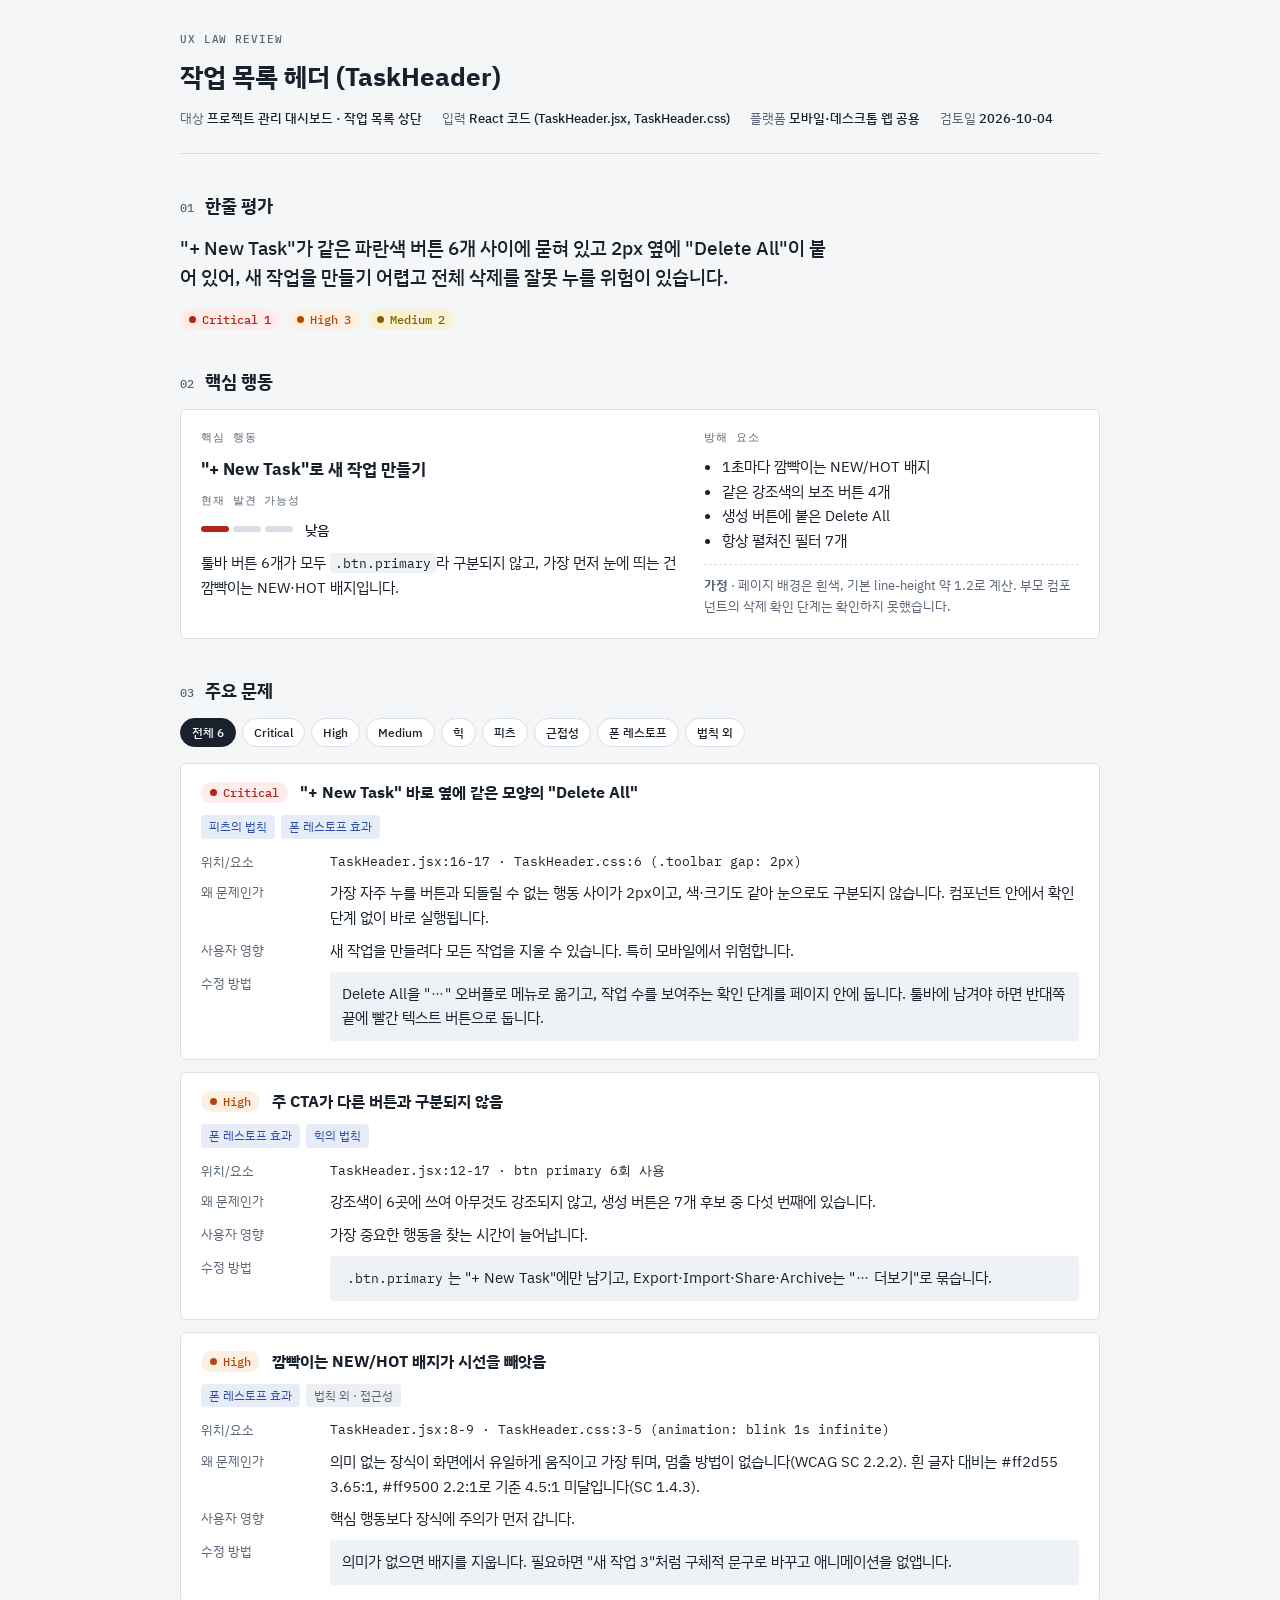
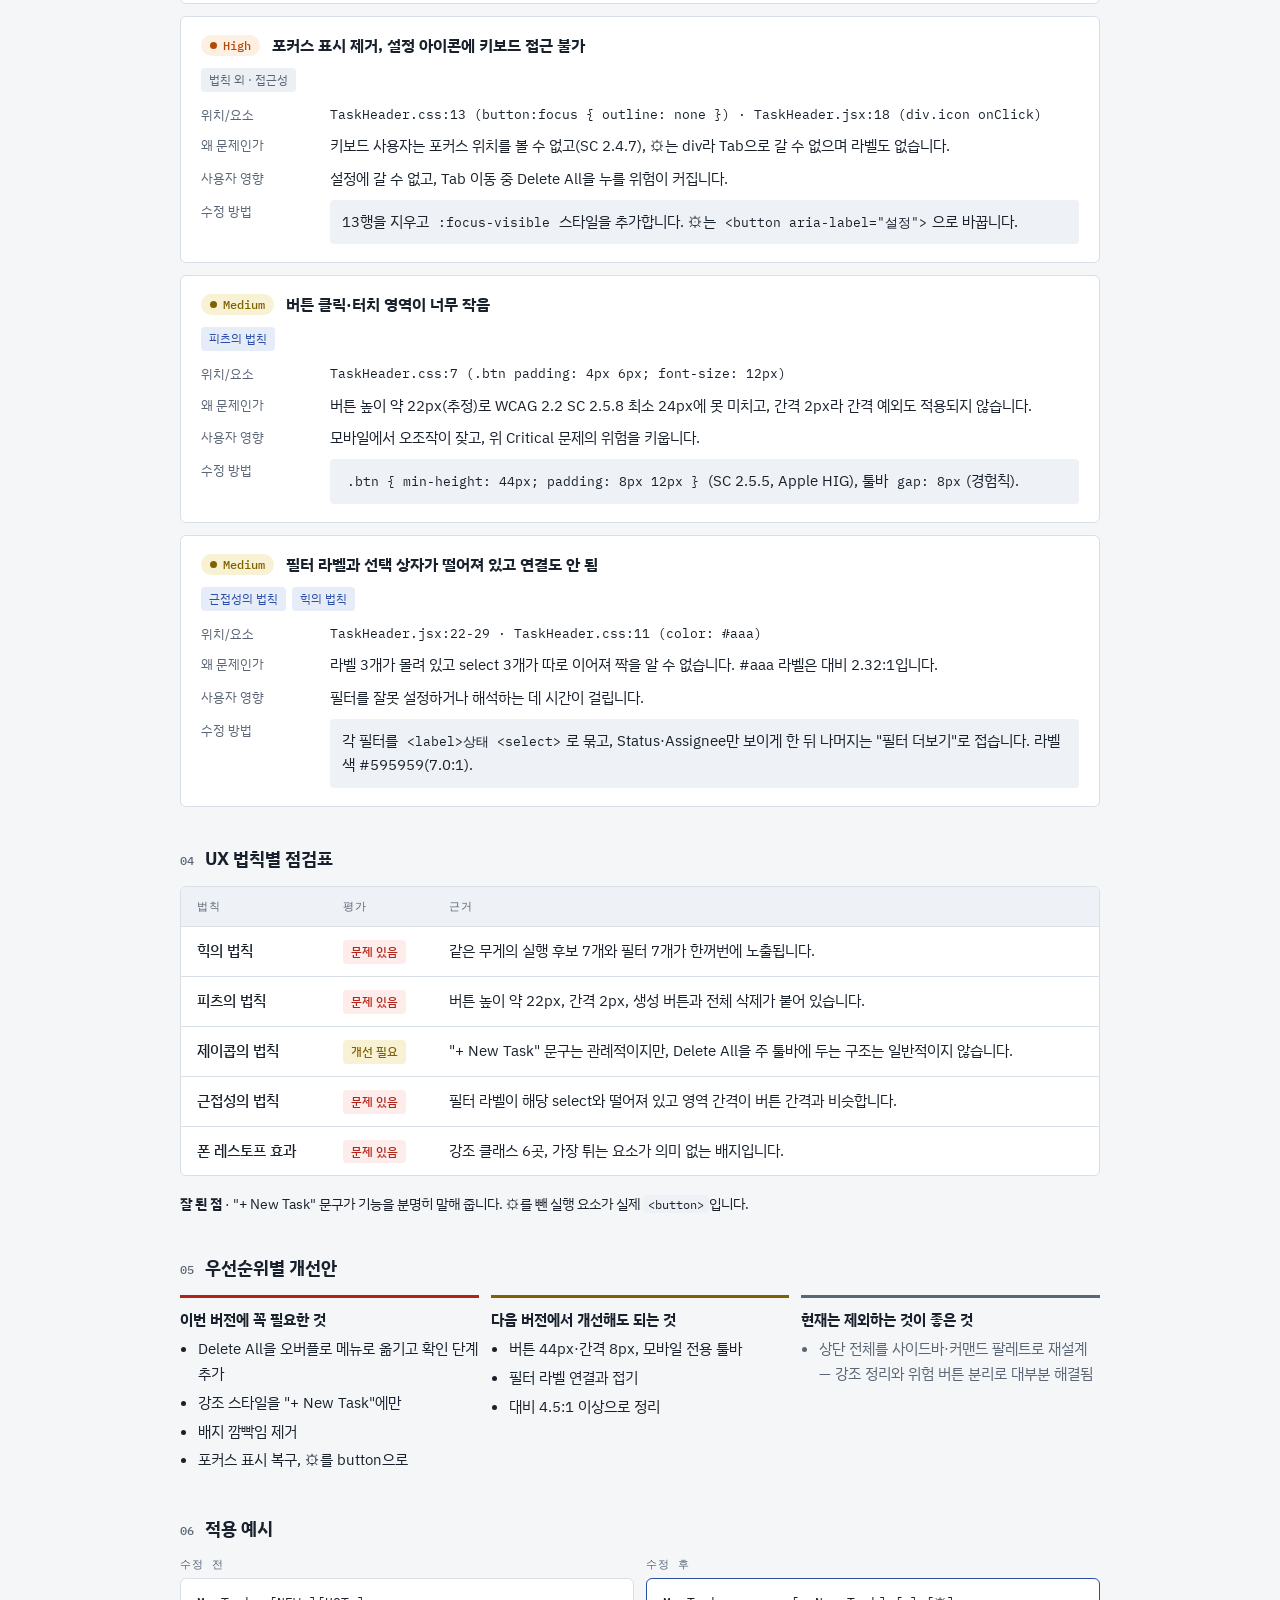
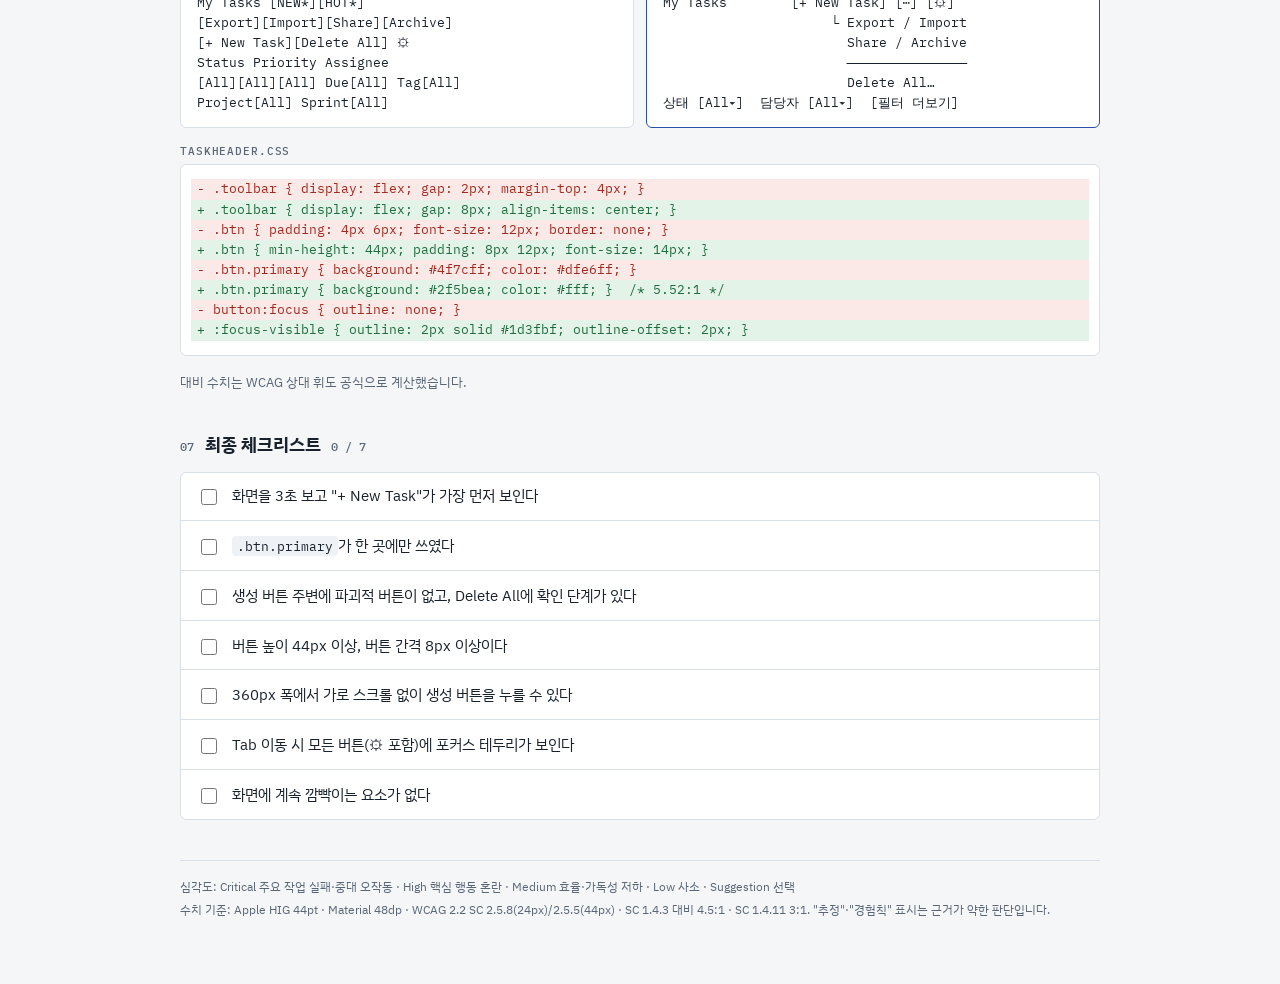
<file: plugin/skills/ux-law-ui-reviewer/examples/ux-reviews/2026-10-04_task-header.html>
<!doctype html>
<html lang="ko">
<head>
<meta charset="utf-8">
<meta name="viewport" content="width=device-width, initial-scale=1, viewport-fit=cover">
<title>TaskHeader UX 리뷰</title>
<!-- ux-law-ui-reviewer v1 · 2026-10-04 · TaskHeader -->
<link rel="preconnect" href="https://fonts.googleapis.com">
<link rel="preconnect" href="https://fonts.gstatic.com" crossorigin>
<link rel="stylesheet" href="https://fonts.googleapis.com/css2?family=IBM+Plex+Mono:wght@400;500&family=IBM+Plex+Sans+KR:wght@400;500;700&display=swap">
<style>
/* Layout: 리뷰 시트 — 요약 밴드 → 문제 카드 목록 → 점검표·우선순위 → 예시 → 체크리스트, 960px 단일 컬럼 */
:root{
  --bg:#f4f6f8; --surface:#ffffff; --sunken:#eef1f5; --ink:#18212c; --muted:#5a6676; --line:#d9dfe7;
  --accent:#2b4fa8; --accent-soft:#e6ecf8;
  --crit:#b42318; --crit-bg:#fdecea; --high:#b54708; --high-bg:#fdf0e2;
  --med:#7f6200; --med-bg:#f9f1d3; --low:#365a86; --low-bg:#e7eef7; --sug:#2c6b4c; --sug-bg:#e4f2ea;
  --na:#5a6676; --na-bg:#eceff3;
  --add:#1f6b3f; --add-bg:#e3f3e8; --del:#a12a1f; --del-bg:#fbe9e7;
  --sans:"IBM Plex Sans KR",-apple-system,"Apple SD Gothic Neo","Malgun Gothic",sans-serif;
  --mono:"IBM Plex Mono",ui-monospace,"SFMono-Regular",Menlo,Consolas,monospace;
  --r:6px;
}
@media (prefers-color-scheme:dark){:root:not([data-theme="light"]){
  --bg:#11161d; --surface:#18202a; --sunken:#0d1218; --ink:#e6ebf2; --muted:#9aa6b6; --line:#2b3644;
  --accent:#8fb0ff; --accent-soft:#1d2a44;
  --crit:#ff8f84; --crit-bg:#3a1916; --high:#ffb36e; --high-bg:#382413; --med:#e6c65c; --med-bg:#302810;
  --low:#9fbde6; --low-bg:#1a2635; --sug:#86d1aa; --sug-bg:#14291e; --na:#9aa6b6; --na-bg:#222b37;
  --add:#86d1aa; --add-bg:#14291e; --del:#ff8f84; --del-bg:#3a1916; color-scheme:dark}}
:root[data-theme="dark"]{
  --bg:#11161d; --surface:#18202a; --sunken:#0d1218; --ink:#e6ebf2; --muted:#9aa6b6; --line:#2b3644;
  --accent:#8fb0ff; --accent-soft:#1d2a44;
  --crit:#ff8f84; --crit-bg:#3a1916; --high:#ffb36e; --high-bg:#382413; --med:#e6c65c; --med-bg:#302810;
  --low:#9fbde6; --low-bg:#1a2635; --sug:#86d1aa; --sug-bg:#14291e; --na:#9aa6b6; --na-bg:#222b37;
  --add:#86d1aa; --add-bg:#14291e; --del:#ff8f84; --del-bg:#3a1916; color-scheme:dark}

*{box-sizing:border-box}
body{margin:0;background:var(--bg);color:var(--ink);font:15px/1.65 var(--sans);-webkit-font-smoothing:antialiased}
.wrap{max-width:960px;margin:0 auto;padding-inline:20px;padding-block:32px 64px;display:grid;gap:40px}
h1,h2,h3{margin:0;line-height:1.3;text-wrap:balance}
h1{font-size:26px;font-weight:700}
h2{font-size:18px;font-weight:700;display:flex;align-items:baseline;gap:10px}
h2 .no{font:500 12px var(--mono);color:var(--muted);letter-spacing:.04em}
h3{font-size:16px;font-weight:700}
p{margin:0}
ul{margin:0;padding-left:1.2em}
code,.mono{font-family:var(--mono);font-size:.88em}
code{background:var(--sunken);padding:1px 5px;border-radius:4px;overflow-wrap:anywhere}
section{display:grid;gap:16px;min-width:0}
.label{font:500 11px var(--mono);letter-spacing:.08em;text-transform:uppercase;color:var(--muted)}

/* 헤더 */
header{display:grid;gap:14px;border-bottom:1px solid var(--line);padding-bottom:24px}
.meta{display:flex;flex-wrap:wrap;gap:6px 20px;font-size:13px;color:var(--muted)}
.meta b{font-weight:500;color:var(--ink)}

/* 요약 밴드 */
.verdict{font-size:19px;line-height:1.55;font-weight:500;max-width:60ch}
.counts{display:flex;flex-wrap:wrap;gap:8px}
.sev{display:inline-flex;align-items:center;gap:6px;font:500 12px var(--mono);padding:3px 9px;border-radius:999px;white-space:nowrap}
.sev::before{content:"";width:7px;height:7px;border-radius:50%;background:currentColor}
.sev.critical{color:var(--crit);background:var(--crit-bg)} .sev.high{color:var(--high);background:var(--high-bg)}
.sev.medium{color:var(--med);background:var(--med-bg)} .sev.low{color:var(--low);background:var(--low-bg)}
.sev.suggestion{color:var(--sug);background:var(--sug-bg)}
.sev .n{font-variant-numeric:tabular-nums}

.action{display:grid;grid-template-columns:minmax(0,1.3fr) minmax(0,1fr);gap:16px;background:var(--surface);border:1px solid var(--line);border-radius:var(--r);padding:20px}
.action > div{display:grid;gap:10px;align-content:start;min-width:0}
.action .task{font-size:17px;font-weight:700}
.meter{display:flex;gap:4px;align-items:center}
.meter i{width:28px;height:6px;border-radius:3px;background:var(--line)}
.meter[data-level="low"] i:nth-child(1){background:var(--crit)}
.meter[data-level="mid"] i:nth-child(-n+2){background:var(--med)}
.meter[data-level="high"] i{background:var(--sug)}
.meter span{margin-left:8px;font-weight:500;font-size:14px}
.assume{font-size:13px;color:var(--muted);border-top:1px dashed var(--line);padding-top:10px}

/* 필터 */
.filters{display:flex;flex-wrap:wrap;gap:6px;align-items:center}
.chip{font:500 12px var(--sans);border:1px solid var(--line);background:var(--surface);color:var(--ink);padding:5px 11px;border-radius:999px;cursor:pointer}
.chip[aria-pressed="true"]{background:var(--ink);color:var(--surface);border-color:var(--ink)}
.chip:focus-visible,.check input:focus-visible{outline:2px solid var(--accent);outline-offset:2px}

/* 문제 카드 */
.issues{display:grid;gap:12px}
.issue{background:var(--surface);border:1px solid var(--line);border-radius:var(--r);padding:18px 20px;display:grid;gap:12px;min-width:0}
.issue-head{display:flex;flex-wrap:wrap;align-items:center;gap:8px 12px}
.issue-head h3{flex:1 1 280px}
.laws{display:flex;flex-wrap:wrap;gap:6px}
.law{font-size:12px;color:var(--accent);background:var(--accent-soft);padding:2px 8px;border-radius:4px}
.law.other{color:var(--muted);background:var(--na-bg)}
.issue dl{margin:0;display:grid;grid-template-columns:7.5em minmax(0,1fr);gap:8px 16px}
.issue dt{font-size:13px;color:var(--muted);padding-top:1px}
.issue dd{margin:0;min-width:0}
.issue dd.where{font-family:var(--mono);font-size:13px;overflow-wrap:anywhere}
.issue dd.fix{background:var(--sunken);border-radius:4px;padding:10px 12px}

/* 점검표 */
.table-wrap{overflow-x:auto;background:var(--surface);border:1px solid var(--line);border-radius:var(--r)}
table{border-collapse:collapse;width:100%;min-width:520px}
th,td{text-align:left;padding:12px 16px;border-bottom:1px solid var(--line);vertical-align:top}
tr:last-child td{border-bottom:0}
th{font:500 11px var(--mono);letter-spacing:.08em;text-transform:uppercase;color:var(--muted);background:var(--sunken)}
td:first-child{font-weight:500;white-space:nowrap}
.st{display:inline-block;font-size:12px;font-weight:500;padding:2px 8px;border-radius:4px;white-space:nowrap}
.st-good{color:var(--sug);background:var(--sug-bg)} .st-improve{color:var(--med);background:var(--med-bg)}
.st-bad{color:var(--crit);background:var(--crit-bg)} .st-na{color:var(--na);background:var(--na-bg)}
.strengths{font-size:14px} .strengths b{font-weight:700}

/* 우선순위 */
.prio{display:grid;grid-template-columns:repeat(3,minmax(0,1fr));gap:12px}
.prio > div{border-top:3px solid var(--line);padding-top:12px;display:grid;gap:8px;align-content:start;min-width:0}
.prio .now{border-color:var(--crit)} .prio .next{border-color:var(--med)} .prio .skip{border-color:var(--na)}
.prio h3{font-size:15px}
.prio li{margin-bottom:4px}
.prio .skip li{color:var(--muted)}

/* 적용 예시 */
.compare{display:grid;grid-template-columns:repeat(2,minmax(0,1fr));gap:12px}
figure{margin:0;display:grid;gap:6px;min-width:0}
figcaption{font:500 11px var(--mono);letter-spacing:.08em;text-transform:uppercase;color:var(--muted)}
pre{margin:0;background:var(--surface);border:1px solid var(--line);border-radius:var(--r);padding:14px 16px;overflow-x:auto;font:13px/1.55 var(--mono);color:var(--ink)}
.after pre{border-color:var(--accent)}
pre.diff span{display:block;padding-inline:6px;margin-inline:-6px}
pre.diff .add{color:var(--add);background:var(--add-bg)} pre.diff .del{color:var(--del);background:var(--del-bg)}
pre.diff .ctx{color:var(--muted)}
.note{font-size:13px;color:var(--muted)}

/* 체크리스트 */
.checklist{list-style:none;padding:0;display:grid;gap:2px;background:var(--surface);border:1px solid var(--line);border-radius:var(--r)}
.check{display:flex;gap:12px;align-items:flex-start;padding:11px 16px;border-bottom:1px solid var(--line);cursor:pointer}
.checklist li:last-child .check{border-bottom:0}
.check input{margin-top:5px;width:16px;height:16px;accent-color:var(--accent);flex:none}
.check input:checked + span{color:var(--muted);text-decoration:line-through}
.progress{font:500 12px var(--mono);color:var(--muted);font-variant-numeric:tabular-nums}

footer{font-size:12px;color:var(--muted);border-top:1px solid var(--line);padding-top:16px;display:grid;gap:4px}

@media (max-width:640px){
  .wrap{padding-inline:16px;gap:32px}
  h1{font-size:22px}.verdict{font-size:17px}
  .action,.prio,.compare{grid-template-columns:minmax(0,1fr)}
  .issue{padding:16px}
  .issue dl{grid-template-columns:minmax(0,1fr);gap:2px}
  .issue dd{margin-bottom:8px}
}
@media (prefers-reduced-motion:reduce){*{transition:none!important}}
</style>
</head>
<body>
<main class="wrap">

<header>
  <span class="label">UX Law Review</span>
  <h1>작업 목록 헤더 (TaskHeader)</h1>
  <div class="meta">
    <span>대상 <b>프로젝트 관리 대시보드 · 작업 목록 상단</b></span>
    <span>입력 <b>React 코드 (TaskHeader.jsx, TaskHeader.css)</b></span>
    <span>플랫폼 <b>모바일·데스크톱 웹 공용</b></span>
    <span>검토일 <b>2026-10-04</b></span>
  </div>
</header>

<section aria-labelledby="s1">
  <h2 id="s1"><span class="no">01</span>한줄 평가</h2>
  <p class="verdict">"+ New Task"가 같은 파란색 버튼 6개 사이에 묻혀 있고 2px 옆에 "Delete All"이 붙어 있어, 새 작업을 만들기 어렵고 전체 삭제를 잘못 누를 위험이 있습니다.</p>
  <div class="counts" id="counts" aria-label="심각도별 문제 수"></div>
</section>

<section aria-labelledby="s2">
  <h2 id="s2"><span class="no">02</span>핵심 행동</h2>
  <div class="action">
    <div>
      <span class="label">핵심 행동</span>
      <p class="task">"+ New Task"로 새 작업 만들기</p>
      <span class="label">현재 발견 가능성</span>
      <div class="meter" data-level="low"><i></i><i></i><i></i><span>낮음</span></div>
      <p>툴바 버튼 6개가 모두 <code>.btn.primary</code>라 구분되지 않고, 가장 먼저 눈에 띄는 건 깜빡이는 NEW·HOT 배지입니다.</p>
    </div>
    <div>
      <span class="label">방해 요소</span>
      <ul>
        <li>1초마다 깜빡이는 NEW/HOT 배지</li>
        <li>같은 강조색의 보조 버튼 4개</li>
        <li>생성 버튼에 붙은 Delete All</li>
        <li>항상 펼쳐진 필터 7개</li>
      </ul>
      <p class="assume"><b>가정</b> · 페이지 배경은 흰색, 기본 line-height 약 1.2로 계산. 부모 컴포넌트의 삭제 확인 단계는 확인하지 못했습니다.</p>
    </div>
  </div>
</section>

<section aria-labelledby="s3">
  <h2 id="s3"><span class="no">03</span>주요 문제</h2>
  <div class="filters" id="filters" role="group" aria-label="문제 필터"></div>
  <div class="issues" id="issues">

    <article class="issue" data-severity="critical" data-laws="fitts restorff">
      <div class="issue-head"><span class="sev critical">Critical</span><h3>"+ New Task" 바로 옆에 같은 모양의 "Delete All"</h3></div>
      <div class="laws"><span class="law">피츠의 법칙</span><span class="law">폰 레스토프 효과</span></div>
      <dl>
        <dt>위치/요소</dt><dd class="where">TaskHeader.jsx:16-17 · TaskHeader.css:6 (.toolbar gap: 2px)</dd>
        <dt>왜 문제인가</dt><dd>가장 자주 누를 버튼과 되돌릴 수 없는 행동 사이가 2px이고, 색·크기도 같아 눈으로도 구분되지 않습니다. 컴포넌트 안에서 확인 단계 없이 바로 실행됩니다.</dd>
        <dt>사용자 영향</dt><dd>새 작업을 만들려다 모든 작업을 지울 수 있습니다. 특히 모바일에서 위험합니다.</dd>
        <dt>수정 방법</dt><dd class="fix">Delete All을 "⋯" 오버플로 메뉴로 옮기고, 작업 수를 보여주는 확인 단계를 페이지 안에 둡니다. 툴바에 남겨야 하면 반대쪽 끝에 빨간 텍스트 버튼으로 둡니다.</dd>
      </dl>
    </article>

    <article class="issue" data-severity="high" data-laws="restorff hick">
      <div class="issue-head"><span class="sev high">High</span><h3>주 CTA가 다른 버튼과 구분되지 않음</h3></div>
      <div class="laws"><span class="law">폰 레스토프 효과</span><span class="law">힉의 법칙</span></div>
      <dl>
        <dt>위치/요소</dt><dd class="where">TaskHeader.jsx:12-17 · btn primary 6회 사용</dd>
        <dt>왜 문제인가</dt><dd>강조색이 6곳에 쓰여 아무것도 강조되지 않고, 생성 버튼은 7개 후보 중 다섯 번째에 있습니다.</dd>
        <dt>사용자 영향</dt><dd>가장 중요한 행동을 찾는 시간이 늘어납니다.</dd>
        <dt>수정 방법</dt><dd class="fix"><code>.btn.primary</code>는 "+ New Task"에만 남기고, Export·Import·Share·Archive는 "⋯ 더보기"로 묶습니다.</dd>
      </dl>
    </article>

    <article class="issue" data-severity="high" data-laws="restorff other">
      <div class="issue-head"><span class="sev high">High</span><h3>깜빡이는 NEW/HOT 배지가 시선을 빼앗음</h3></div>
      <div class="laws"><span class="law">폰 레스토프 효과</span><span class="law other">법칙 외 · 접근성</span></div>
      <dl>
        <dt>위치/요소</dt><dd class="where">TaskHeader.jsx:8-9 · TaskHeader.css:3-5 (animation: blink 1s infinite)</dd>
        <dt>왜 문제인가</dt><dd>의미 없는 장식이 화면에서 유일하게 움직이고 가장 튀며, 멈출 방법이 없습니다(WCAG SC 2.2.2). 흰 글자 대비는 #ff2d55 3.65:1, #ff9500 2.2:1로 기준 4.5:1 미달입니다(SC 1.4.3).</dd>
        <dt>사용자 영향</dt><dd>핵심 행동보다 장식에 주의가 먼저 갑니다.</dd>
        <dt>수정 방법</dt><dd class="fix">의미가 없으면 배지를 지웁니다. 필요하면 "새 작업 3"처럼 구체적 문구로 바꾸고 애니메이션을 없앱니다.</dd>
      </dl>
    </article>

    <article class="issue" data-severity="high" data-laws="other">
      <div class="issue-head"><span class="sev high">High</span><h3>포커스 표시 제거, 설정 아이콘에 키보드 접근 불가</h3></div>
      <div class="laws"><span class="law other">법칙 외 · 접근성</span></div>
      <dl>
        <dt>위치/요소</dt><dd class="where">TaskHeader.css:13 (button:focus { outline: none }) · TaskHeader.jsx:18 (div.icon onClick)</dd>
        <dt>왜 문제인가</dt><dd>키보드 사용자는 포커스 위치를 볼 수 없고(SC 2.4.7), ⚙는 div라 Tab으로 갈 수 없으며 라벨도 없습니다.</dd>
        <dt>사용자 영향</dt><dd>설정에 갈 수 없고, Tab 이동 중 Delete All을 누를 위험이 커집니다.</dd>
        <dt>수정 방법</dt><dd class="fix">13행을 지우고 <code>:focus-visible</code> 스타일을 추가합니다. ⚙는 <code>&lt;button aria-label="설정"&gt;</code>으로 바꿉니다.</dd>
      </dl>
    </article>

    <article class="issue" data-severity="medium" data-laws="fitts">
      <div class="issue-head"><span class="sev medium">Medium</span><h3>버튼 클릭·터치 영역이 너무 작음</h3></div>
      <div class="laws"><span class="law">피츠의 법칙</span></div>
      <dl>
        <dt>위치/요소</dt><dd class="where">TaskHeader.css:7 (.btn padding: 4px 6px; font-size: 12px)</dd>
        <dt>왜 문제인가</dt><dd>버튼 높이 약 22px(추정)로 WCAG 2.2 SC 2.5.8 최소 24px에 못 미치고, 간격 2px라 간격 예외도 적용되지 않습니다.</dd>
        <dt>사용자 영향</dt><dd>모바일에서 오조작이 잦고, 위 Critical 문제의 위험을 키웁니다.</dd>
        <dt>수정 방법</dt><dd class="fix"><code>.btn { min-height: 44px; padding: 8px 12px }</code> (SC 2.5.5, Apple HIG), 툴바 <code>gap: 8px</code>(경험칙).</dd>
      </dl>
    </article>

    <article class="issue" data-severity="medium" data-laws="proximity hick">
      <div class="issue-head"><span class="sev medium">Medium</span><h3>필터 라벨과 선택 상자가 떨어져 있고 연결도 안 됨</h3></div>
      <div class="laws"><span class="law">근접성의 법칙</span><span class="law">힉의 법칙</span></div>
      <dl>
        <dt>위치/요소</dt><dd class="where">TaskHeader.jsx:22-29 · TaskHeader.css:11 (color: #aaa)</dd>
        <dt>왜 문제인가</dt><dd>라벨 3개가 몰려 있고 select 3개가 따로 이어져 짝을 알 수 없습니다. #aaa 라벨은 대비 2.32:1입니다.</dd>
        <dt>사용자 영향</dt><dd>필터를 잘못 설정하거나 해석하는 데 시간이 걸립니다.</dd>
        <dt>수정 방법</dt><dd class="fix">각 필터를 <code>&lt;label&gt;상태 &lt;select&gt;</code>로 묶고, Status·Assignee만 보이게 한 뒤 나머지는 "필터 더보기"로 접습니다. 라벨 색 #595959(7.0:1).</dd>
      </dl>
    </article>

  </div>
</section>

<section aria-labelledby="s4">
  <h2 id="s4"><span class="no">04</span>UX 법칙별 점검표</h2>
  <div class="table-wrap">
    <table>
      <thead><tr><th>법칙</th><th>평가</th><th>근거</th></tr></thead>
      <tbody>
        <tr><td>힉의 법칙</td><td><span class="st st-bad">문제 있음</span></td><td>같은 무게의 실행 후보 7개와 필터 7개가 한꺼번에 노출됩니다.</td></tr>
        <tr><td>피츠의 법칙</td><td><span class="st st-bad">문제 있음</span></td><td>버튼 높이 약 22px, 간격 2px, 생성 버튼과 전체 삭제가 붙어 있습니다.</td></tr>
        <tr><td>제이콥의 법칙</td><td><span class="st st-improve">개선 필요</span></td><td>"+ New Task" 문구는 관례적이지만, Delete All을 주 툴바에 두는 구조는 일반적이지 않습니다.</td></tr>
        <tr><td>근접성의 법칙</td><td><span class="st st-bad">문제 있음</span></td><td>필터 라벨이 해당 select와 떨어져 있고 영역 간격이 버튼 간격과 비슷합니다.</td></tr>
        <tr><td>폰 레스토프 효과</td><td><span class="st st-bad">문제 있음</span></td><td>강조 클래스 6곳, 가장 튀는 요소가 의미 없는 배지입니다.</td></tr>
      </tbody>
    </table>
  </div>
  <p class="strengths"><b>잘 된 점</b> · "+ New Task" 문구가 기능을 분명히 말해 줍니다. ⚙를 뺀 실행 요소가 실제 <code>&lt;button&gt;</code>입니다.</p>
</section>

<section aria-labelledby="s5">
  <h2 id="s5"><span class="no">05</span>우선순위별 개선안</h2>
  <div class="prio">
    <div class="now"><h3>이번 버전에 꼭 필요한 것</h3><ul>
      <li>Delete All을 오버플로 메뉴로 옮기고 확인 단계 추가</li>
      <li>강조 스타일을 "+ New Task"에만</li>
      <li>배지 깜빡임 제거</li>
      <li>포커스 표시 복구, ⚙를 button으로</li>
    </ul></div>
    <div class="next"><h3>다음 버전에서 개선해도 되는 것</h3><ul>
      <li>버튼 44px·간격 8px, 모바일 전용 툴바</li>
      <li>필터 라벨 연결과 접기</li>
      <li>대비 4.5:1 이상으로 정리</li>
    </ul></div>
    <div class="skip"><h3>현재는 제외하는 것이 좋은 것</h3><ul>
      <li>상단 전체를 사이드바·커맨드 팔레트로 재설계 — 강조 정리와 위험 버튼 분리로 대부분 해결됨</li>
    </ul></div>
  </div>
</section>

<section aria-labelledby="s6">
  <h2 id="s6"><span class="no">06</span>적용 예시</h2>
  <div class="compare">
    <figure><figcaption>수정 전</figcaption><pre>My Tasks [NEW*][HOT*]
[Export][Import][Share][Archive]
[+ New Task][Delete All] ⚙
Status Priority Assignee
[All][All][All] Due[All] Tag[All]
Project[All] Sprint[All]</pre></figure>
    <figure class="after"><figcaption>수정 후</figcaption><pre>My Tasks        [+ New Task] [⋯] [⚙]
                     └ Export / Import
                       Share / Archive
                       ───────────────
                       Delete All…
상태 [All▾]  담당자 [All▾]  [필터 더보기]</pre></figure>
  </div>
  <figure>
    <figcaption>TaskHeader.css</figcaption>
<pre class="diff"><span class="del">- .toolbar { display: flex; gap: 2px; margin-top: 4px; }</span><span class="add">+ .toolbar { display: flex; gap: 8px; align-items: center; }</span><span class="del">- .btn { padding: 4px 6px; font-size: 12px; border: none; }</span><span class="add">+ .btn { min-height: 44px; padding: 8px 12px; font-size: 14px; }</span><span class="del">- .btn.primary { background: #4f7cff; color: #dfe6ff; }</span><span class="add">+ .btn.primary { background: #2f5bea; color: #fff; }  /* 5.52:1 */</span><span class="del">- button:focus { outline: none; }</span><span class="add">+ :focus-visible { outline: 2px solid #1d3fbf; outline-offset: 2px; }</span></pre>
  </figure>
  <p class="note">대비 수치는 WCAG 상대 휘도 공식으로 계산했습니다.</p>
</section>

<section aria-labelledby="s7">
  <h2 id="s7"><span class="no">07</span>최종 체크리스트 <span class="progress" id="progress"></span></h2>
  <ul class="checklist" id="checklist">
    <li><label class="check"><input type="checkbox" id="c1"><span>화면을 3초 보고 "+ New Task"가 가장 먼저 보인다</span></label></li>
    <li><label class="check"><input type="checkbox" id="c2"><span><code>.btn.primary</code>가 한 곳에만 쓰였다</span></label></li>
    <li><label class="check"><input type="checkbox" id="c3"><span>생성 버튼 주변에 파괴적 버튼이 없고, Delete All에 확인 단계가 있다</span></label></li>
    <li><label class="check"><input type="checkbox" id="c4"><span>버튼 높이 44px 이상, 버튼 간격 8px 이상이다</span></label></li>
    <li><label class="check"><input type="checkbox" id="c5"><span>360px 폭에서 가로 스크롤 없이 생성 버튼을 누를 수 있다</span></label></li>
    <li><label class="check"><input type="checkbox" id="c6"><span>Tab 이동 시 모든 버튼(⚙ 포함)에 포커스 테두리가 보인다</span></label></li>
    <li><label class="check"><input type="checkbox" id="c7"><span>화면에 계속 깜빡이는 요소가 없다</span></label></li>
  </ul>
</section>

<footer>
  <span>심각도: Critical 주요 작업 실패·중대 오작동 · High 핵심 행동 혼란 · Medium 효율·가독성 저하 · Low 사소 · Suggestion 선택</span>
  <span>수치 기준: Apple HIG 44pt · Material 48dp · WCAG 2.2 SC 2.5.8(24px)/2.5.5(44px) · SC 1.4.3 대비 4.5:1 · SC 1.4.11 3:1. "추정"·"경험칙" 표시는 근거가 약한 판단입니다.</span>
</footer>

</main>
<script>
(function(){
  var SEV=[["critical","Critical"],["high","High"],["medium","Medium"],["low","Low"],["suggestion","Suggestion"]];
  var LAW={hick:"힉",fitts:"피츠",jakob:"제이콥",proximity:"근접성",restorff:"폰 레스토프",other:"법칙 외"};
  var issues=[].slice.call(document.querySelectorAll(".issue"));
  // 심각도 개수
  var counts=document.getElementById("counts");
  SEV.forEach(function(s){
    var n=issues.filter(function(el){return el.dataset.severity===s[0]}).length;
    if(!n) return;
    var b=document.createElement("span"); b.className="sev "+s[0];
    b.innerHTML=s[1]+' <span class="n">'+n+'</span>'; counts.appendChild(b);
  });
  // 필터
  var box=document.getElementById("filters"), active=null;
  function chip(key,label){
    var c=document.createElement("button"); c.type="button"; c.className="chip"; c.textContent=label;
    c.setAttribute("aria-pressed", key===null?"true":"false"); c.dataset.key=key===null?"":key;
    c.addEventListener("click",function(){
      active=key; [].forEach.call(box.children,function(x){x.setAttribute("aria-pressed",x===c?"true":"false")});
      issues.forEach(function(el){
        var laws=(el.dataset.laws||"").split(/\s+/);
        el.hidden = !(key===null || el.dataset.severity===key || laws.indexOf(key)>-1);
      });
    });
    box.appendChild(c);
  }
  if(issues.length>1){
    chip(null,"전체 "+issues.length);
    SEV.forEach(function(s){ if(issues.some(function(el){return el.dataset.severity===s[0]})) chip(s[0],s[1]); });
    Object.keys(LAW).forEach(function(k){ if(issues.some(function(el){return (el.dataset.laws||"").split(/\s+/).indexOf(k)>-1})) chip(k,LAW[k]); });
  }
  // 체크리스트 진행률
  var boxes=[].slice.call(document.querySelectorAll("#checklist input")), prog=document.getElementById("progress");
  function upd(){ prog.textContent = boxes.filter(function(b){return b.checked}).length+" / "+boxes.length; }
  boxes.forEach(function(b){ b.addEventListener("change",upd); }); upd();
})();
</script>
</body>
</html>
</file>
